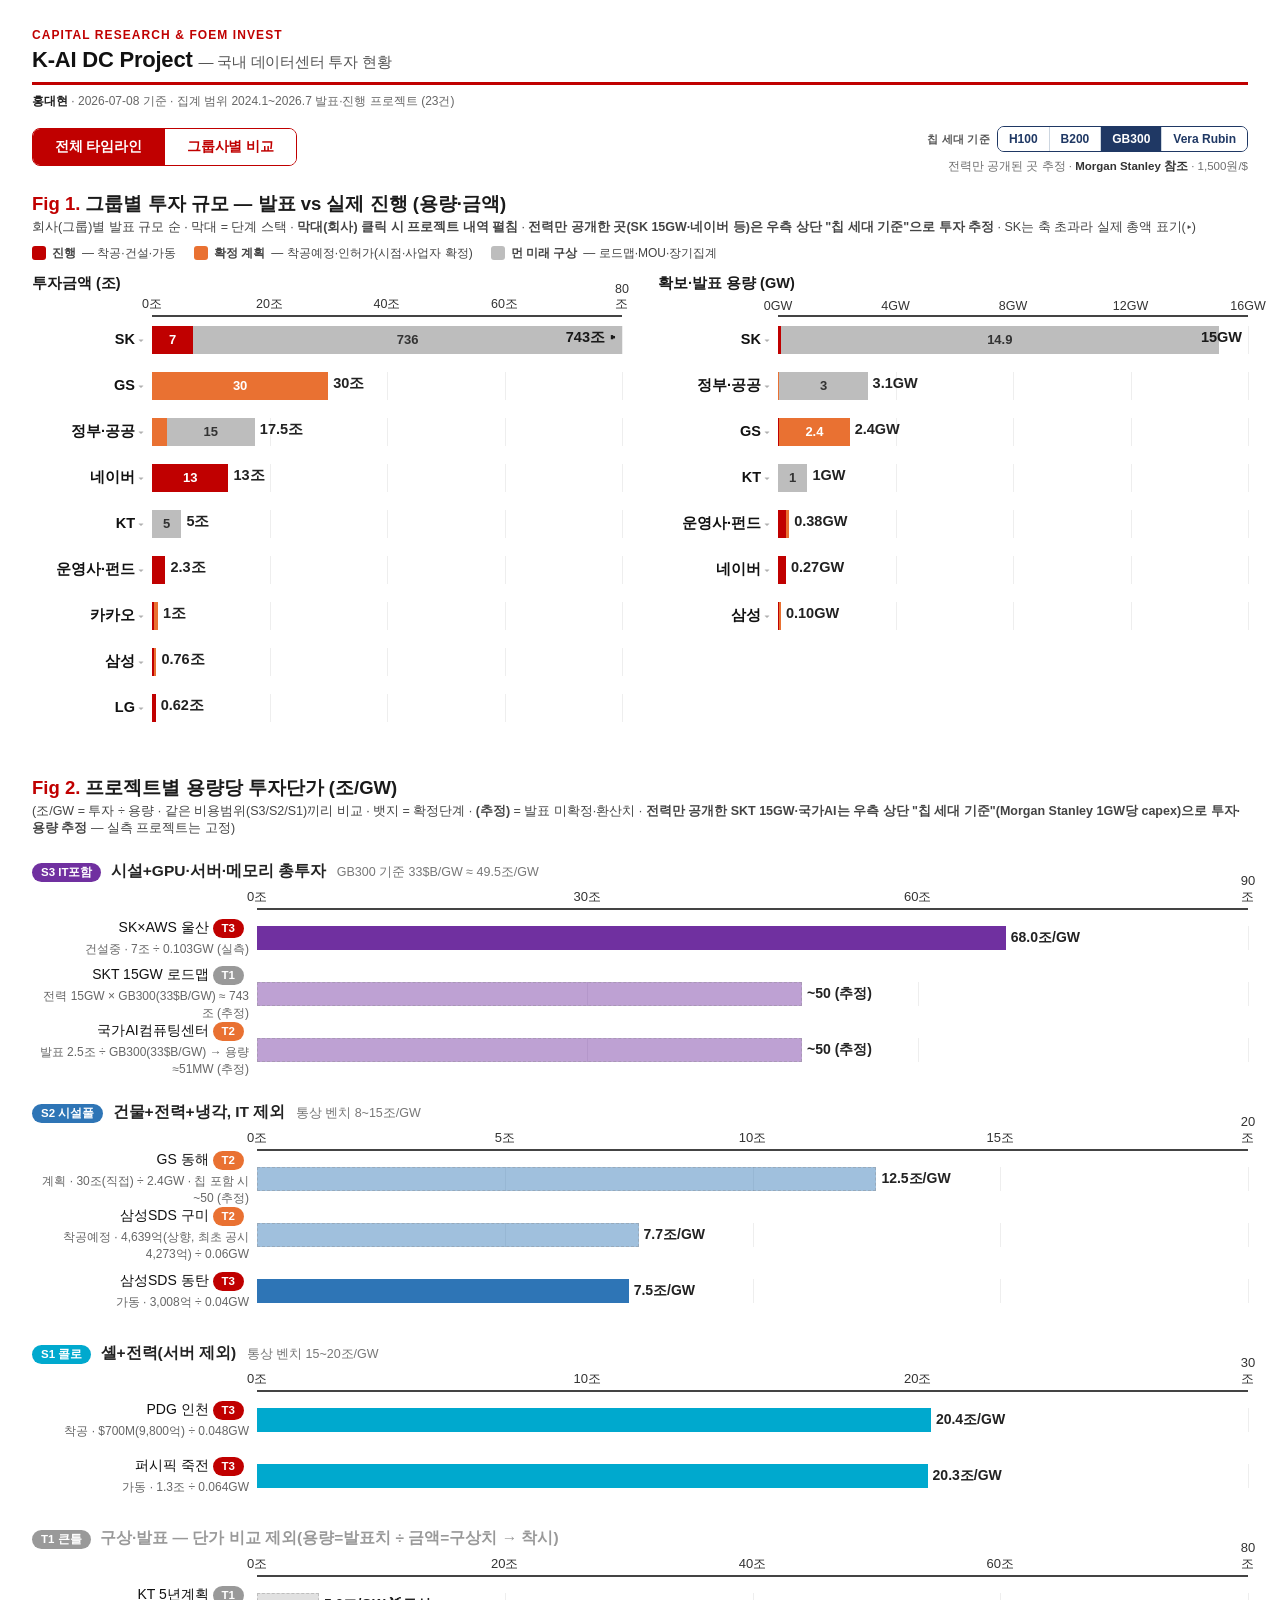
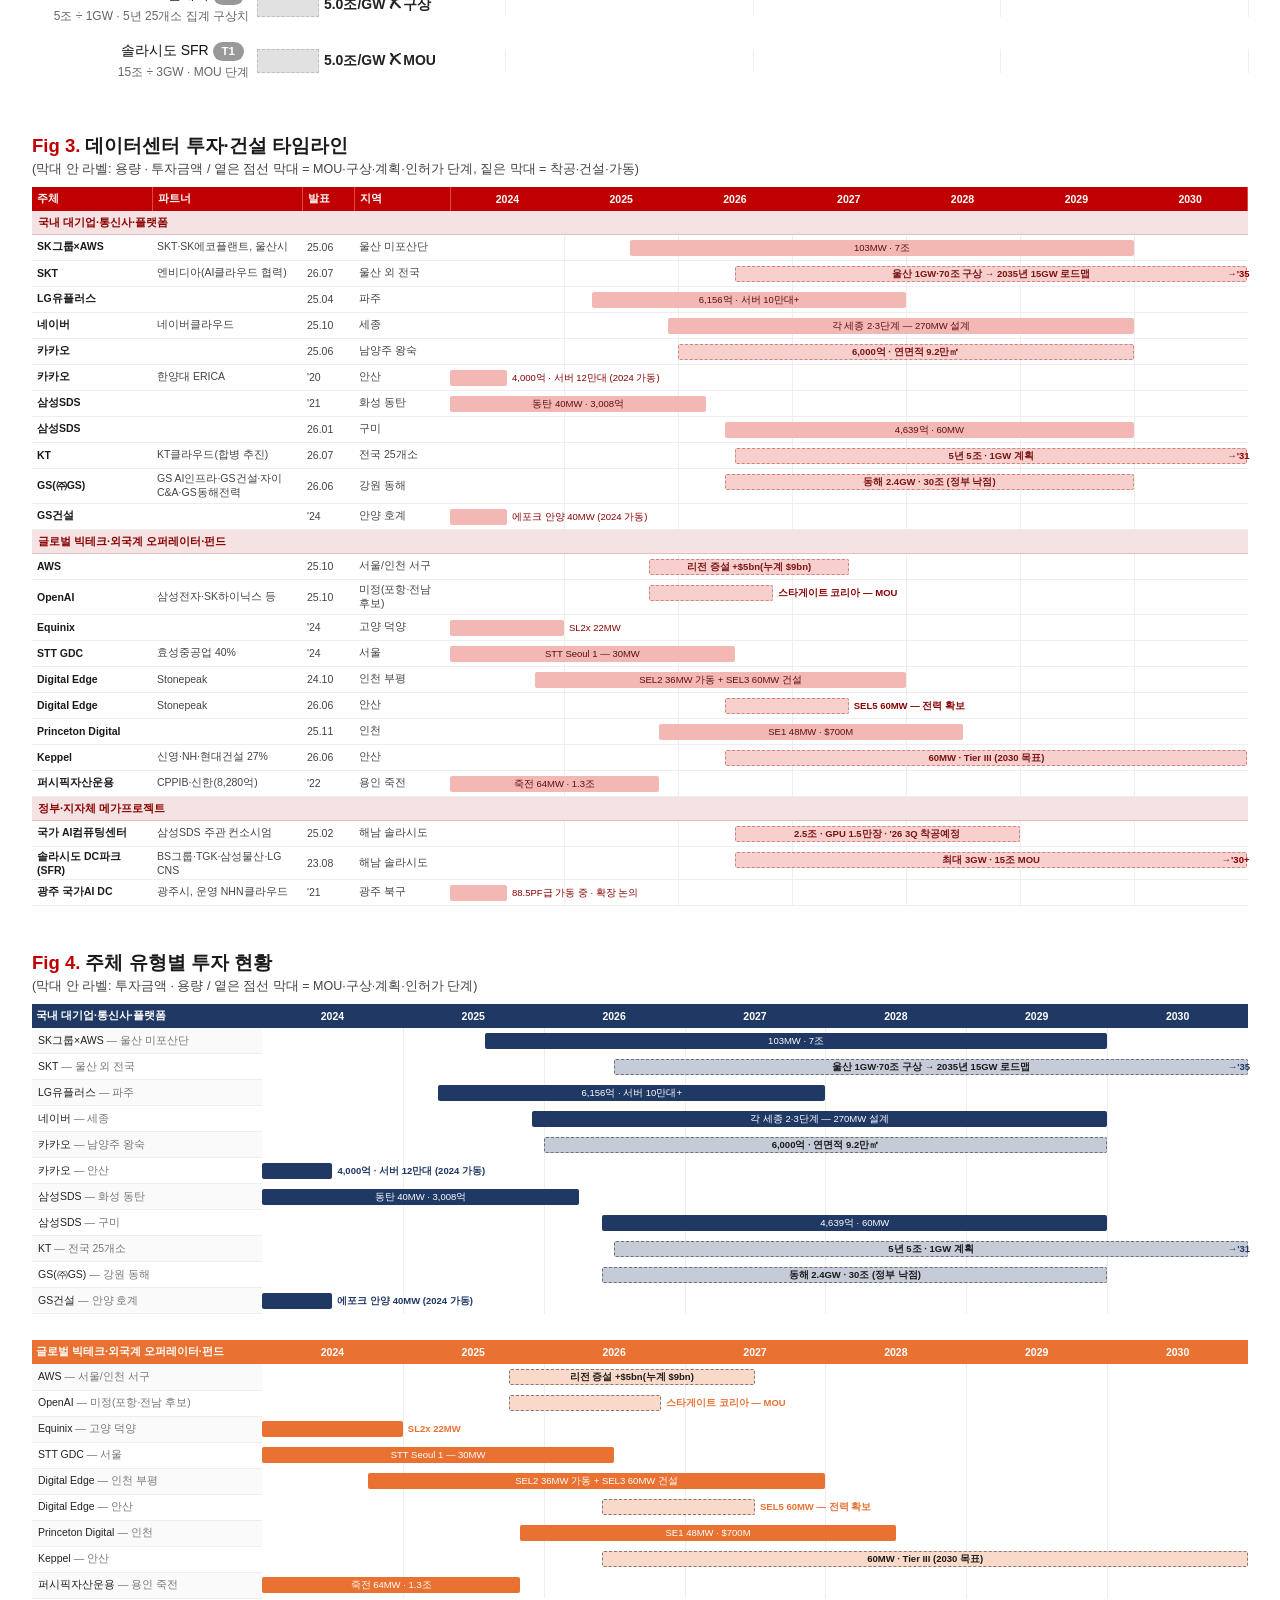
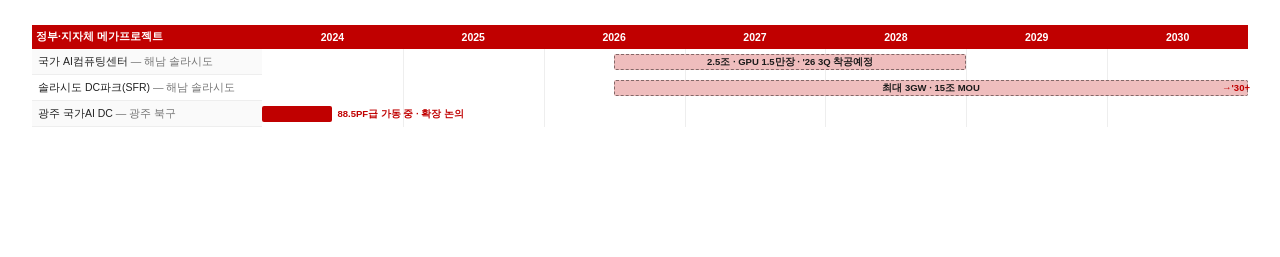
<file: k-ai-dc-project-ver2.html>
<!DOCTYPE html>
<html lang="ko">
<head>
<meta charset="UTF-8">
<meta name="viewport" content="width=device-width, initial-scale=1.0">
<link rel="icon" href="data:,">
<title>K-AI DC Project — 국내 데이터센터 투자</title>
<style>
/* ===== groups view styles ===== */

  * { margin:0; padding:0; box-sizing:border-box; }
  body {
    font-family:'Malgun Gothic','Apple SD Gothic Neo',sans-serif;
    background:#f7f7f8; color:#1a1a1a; font-size:13px;
    max-width:1320px; margin:0 auto; padding:28px 32px 60px;
  }
  .masthead { font-size:12px; font-weight:800; letter-spacing:.09em; color:#C00000; text-transform:uppercase; margin-bottom:5px; }
  h1 { font-size:22px; font-weight:800; letter-spacing:-.01em; padding-bottom:9px; border-bottom:3px solid #C00000; margin-bottom:8px; color:#111; }
  a { color:#2E75B6; text-decoration:none; }
  a:hover { text-decoration:underline; }
  .asof { color:#777; font-size:12px; margin-bottom:14px; }
  .asof .author { color:#222; font-weight:700; }
  .top-link { color:#C00000; font-weight:700; }
  .viewtabs { display:inline-flex; border:1.5px solid #C00000; border-radius:8px; overflow:hidden; margin:2px 0 20px; }
  .viewtabs a { padding:9px 22px; font-size:13.5px; font-weight:700; color:#C00000; background:#fff; text-decoration:none; letter-spacing:-.01em; }
  .viewtabs a:hover { background:#fbeceb; text-decoration:none; }
  .viewtabs a.active { background:#C00000; color:#fff; }
  .viewtabs a + a { border-left:1.5px solid #C00000; }
  .source { font-size:11px; color:#999; margin-top:12px; line-height:1.45; }
  .source a { color:#2E75B6; }
  .loading, .error {
    border:1px solid #ecd0cd; border-left:4px solid #C00000;
    padding:14px 18px; font-size:13px; line-height:1.6; background:#fff;
  }

  .tiles {
    display:grid; grid-template-columns:repeat(auto-fill,minmax(232px,1fr));
    gap:12px; margin-top:4px;
  }
  .tile {
    display:flex; flex-direction:column; border:1px solid #e6e6e8; border-radius:9px;
    background:#fff; color:#1a1a1a; overflow:hidden; transition:transform .12s, box-shadow .12s;
    box-shadow:0 1px 2px rgba(0,0,0,.04);
  }
  .tile:hover { text-decoration:none; transform:translateY(-2px); box-shadow:0 5px 15px rgba(0,0,0,.1); }
  .tile-bar { height:5px; }
  .tile-body { padding:14px 15px 13px; display:flex; flex-direction:column; flex:1; }
  .tile h2 { font-size:17px; font-weight:800; letter-spacing:-.01em; margin-bottom:5px; color:#111; }
  .tile .blurb { color:#777; font-size:11px; line-height:1.45; margin-bottom:13px; flex:1; }
  .tile-stats { display:grid; grid-template-columns:repeat(3,1fr); gap:6px; border-top:1px solid #eee; padding-top:11px; }
  .tstat .num { font-size:18px; font-weight:800; color:#111; line-height:1; letter-spacing:-.02em; }
  .tstat .num .u { font-size:10px; font-weight:700; color:#888; margin-left:1px; }
  .tstat .lbl { font-size:11px; color:#777; margin-top:5px; }
  .tstat .num .ann { display:block; font-size:12px; font-weight:600; color:#666; margin-top:4px; letter-spacing:0; }
  /* ===== 그룹 리스트(가로 직사각형 행) + 정렬 ===== */
  .gsortwrap { display:flex; align-items:center; gap:10px; flex-wrap:wrap; margin:14px 0 18px; }
  .gsortlbl { font-size:13.5px; color:#555; font-weight:700; }
  .gsortbar { display:flex; gap:7px; flex-wrap:wrap; }
  .gsort { font-size:13.5px; padding:7px 15px; border:1.5px solid #d0d0d0; border-radius:20px; background:#fff; color:#555; cursor:pointer; font-weight:600; }
  .gsort:hover { border-color:#C00000; color:#C00000; }
  .gsort.on { border-color:#C00000; background:#C00000; color:#fff; }
  .glist { display:flex; flex-direction:column; gap:4px; }
  .gitem { border:1px solid #e3e3e3; border-radius:7px; overflow:hidden; background:#fff; box-shadow:0 1px 2px rgba(0,0,0,.03); }
  .gitem.open { border-color:#c7c7c7; box-shadow:0 2px 8px rgba(0,0,0,.09); }
  .grow { display:flex; align-items:stretch; cursor:pointer; color:inherit; }
  .grow:hover { background:#fafafa; }
  .grow-bar { flex:0 0 5px; }
  .grow-name { flex:1 1 200px; padding:5px 14px; min-width:135px; display:flex; flex-direction:column; justify-content:center; }
  .grow-name b { font-size:14px; color:#111; }
  .grow-name .grow-blurb { font-size:10.5px; color:#999; line-height:1.25; }
  .grow-stat { flex:0 0 88px; padding:4px 9px; border-left:1px solid #eee; display:flex; flex-direction:column; justify-content:center; }
  .grow-stat.cnt { flex:0 0 58px; }
  .grow-stat .gl2 { font-size:9.5px; color:#999; margin-bottom:1px; font-weight:600; white-space:nowrap; }
  .grow-stat .gv { font-size:13px; font-weight:800; color:#111; white-space:nowrap; }
  .grow-stat .gv.dim { color:#9a9a9a; font-weight:700; }
  .grow-stat.active { background:#fff4f3; } .grow-stat.active .gl2 { color:#C00000; }
  .gtoggle { flex:0 0 24px; display:flex; align-items:center; justify-content:center; color:#bbb; font-size:12px; transition:.12s; }
  .gitem.open .gtoggle { color:#C00000; transform:rotate(180deg); }
  .gdetail { border-top:1px solid #eee; background:#fafbfc; }
  .prow { display:flex; flex-wrap:wrap; align-items:center; gap:2px 11px; padding:6px 14px 6px 24px; border-bottom:1px solid #eef0f2; font-size:12px; line-height:1.3; }
  .prow:last-child { border-bottom:none; }
  .prow .pn { font-weight:700; color:#111; }
  .prow .pjv { font-size:9.5px; font-weight:700; color:#8a0000; background:#f5e3e3; border-radius:3px; padding:0 5px; margin-right:3px; }
  .prow .pb { font-size:9.5px; font-weight:700; border-radius:3px; padding:1px 6px; border:1px solid transparent; }
  .prow .pf { color:#444; font-variant-numeric:tabular-nums; } .prow .pf b{color:#111;} .prow .pf .k{color:#a0a0a0;font-size:10.5px;margin-right:2px;}
  .prow .psrc { margin-left:auto; font-size:10.5px; color:#1a5fb4; white-space:nowrap; }
  @media (max-width:860px){ .grow { flex-wrap:wrap; } .grow-name { flex:1 1 100%; } .grow-stat { flex:1 1 22%; border-left:none; border-top:1px solid #eee; } .gtoggle{flex:1 1 100%;height:18px;} }

  .detail-head {
    border-left:6px solid #1F3864; background:#fff; border:1px solid #e6e6e8; border-radius:12px;
    padding:20px 24px; margin-bottom:20px; box-shadow:0 1px 2px rgba(0,0,0,.04);
  }
  .detail-title { display:flex; align-items:baseline; gap:14px; flex-wrap:wrap; }
  .detail-title h2 { font-size:28px; font-weight:800; letter-spacing:-.01em; }
  .detail-agg { color:#555; font-size:15px; font-weight:600; }
  .detail-agg b { color:#111; font-weight:800; }
  .back { display:inline-block; color:#C00000; font-weight:700; margin-bottom:14px; font-size:14px; }

  .project-list { display:flex; flex-direction:column; gap:16px; }
  .project-card {
    border:1px solid #e6e6e8; border-radius:12px; background:#fff; padding:20px 24px;
    box-shadow:0 1px 2px rgba(0,0,0,.04);
  }
  .project-top {
    display:flex; align-items:center; justify-content:space-between; gap:14px;
    border-bottom:1px solid #eee; padding-bottom:14px; margin-bottom:16px;
  }
  .project-name { font-size:18px; font-weight:800; line-height:1.3; letter-spacing:-.01em; }
  .badges { display:flex; align-items:center; gap:5px; flex-wrap:wrap; justify-content:flex-end; }
  .badge {
    display:inline-block; border-radius:3px; font-size:11px; font-weight:700;
    padding:3px 8px; border:1px solid transparent; white-space:nowrap; line-height:1.25;
  }
  .tag-jv { background:#f5e3e3; color:#8a0000; border-color:#e0c0c0; margin-right:5px; }
  .st-operating { background:#E2F0D9; color:#375623; border-color:#A9D18E; }
  .st-build { background:#D9EAF7; color:#1F4E79; border-color:#9DC3E6; }
  .st-tentative { background:#FBE3E2; color:#8a0000; border-color:#d98f8c; border-style:dashed; opacity:.82; }
  .st-other { background:#eee; color:#444; border-color:#ccc; }
  .v-confirmed { background:#E2F0D9; color:#375623; border-color:#A9D18E; }
  .v-partial { background:#FFF2CC; color:#7F6000; border-color:#FFD966; }
  .v-conflicting { background:#F4CCCC; color:#990000; border-color:#E06666; }
  .v-unverifiable { background:#E7E6E6; color:#666; border-color:#BFBFBF; }

  .project-grid { display:grid; grid-template-columns:minmax(280px,380px) 1fr; gap:26px; align-items:start; }
  .facts { display:grid; grid-template-columns:64px 1fr; gap:11px 14px; font-size:13.5px; line-height:1.45; }
  .facts .label { color:#888; font-weight:700; font-size:12px; padding-top:1px; }
  .facts .value { color:#1a1a1a; font-weight:600; }
  .facts .value.big { font-size:15px; font-weight:800; }
  .note-inline { color:#999; font-size:11px; font-weight:400; }

  .timeline-wrap { min-width:0; }
  .timeline-title { font-size:11px; font-weight:700; color:#999; margin-bottom:6px; text-transform:uppercase; letter-spacing:.04em; }
  .years { position:relative; height:15px; color:#aaa; font-size:10px; }
  .years span { position:absolute; top:0; text-align:left; transform:translateX(-1px); }
  .mini-track {
    position:relative; height:28px; border:1px solid #e6e6e6; background:#fbfbfb; overflow:hidden;
  }
  .grid-line { position:absolute; top:0; bottom:0; width:1px; background:#eee; }
  .mini-bar {
    position:absolute; top:8px; height:12px; border-radius:2px; background:#F3B7B4;
  }
  .mini-bar.tentative { background:#FBE3E2; outline:1.5px dashed #d98f8c; outline-offset:-1.5px; opacity:.78; }
  .dot {
    position:absolute; top:8px; width:9px; height:9px; border-radius:50%; transform:translateX(-50%);
    background:#C00000; border:1px solid #fff; box-shadow:0 0 0 1px rgba(0,0,0,.12);
  }
  .dot.start { background:#1F3864; top:17px; }
  .dot.end { background:#375623; top:17px; }
  .date-row { margin-top:5px; color:#555; font-size:10.5px; line-height:1.4; }

  .empty {
    border:1px solid #ddd; padding:14px; color:#666; background:#fafafa; font-size:12px;
  }

  @media (max-width:760px) {
    body { padding:22px 18px 46px; }
    .project-top { align-items:flex-start; flex-direction:column; }
    .badges { justify-content:flex-start; }
    .project-grid { grid-template-columns:1fr; gap:12px; }
  }

/* ===== report view styles (last so shared selectors like body/h1 win) ===== */

  * { margin:0; padding:0; box-sizing:border-box; }
  body {
    font-family:'Malgun Gothic','Apple SD Gothic Neo',sans-serif;
    background:#fff; color:#1a1a1a; font-size:13px;
    max-width:1280px; margin:0 auto; padding:28px 32px 60px; position:relative;
  }
  /* 칩 세대 기준 토글 (우측 상단) */
  .tabrow { display:flex; justify-content:space-between; align-items:flex-start; flex-wrap:wrap; gap:8px 20px; margin-bottom:16px; }
  .tabrow .viewtabs { margin-bottom:0; }
  .chipsel { text-align:right; }
  .chipsel .cslabel { font-size:11px; font-weight:800; color:#555; margin-right:7px; letter-spacing:.02em; vertical-align:middle; }
  .chipsel .csbtns { display:inline-flex; border:1.5px solid #1F3864; border-radius:7px; overflow:hidden; vertical-align:middle; }
  .chipsel .cg { padding:5px 11px; font-size:12px; font-weight:700; color:#1F3864; background:#fff; border:none; border-left:1px solid #cdd6e0; cursor:pointer; font-family:inherit; }
  .chipsel .cg:first-child { border-left:none; }
  .chipsel .cg.on { background:#1F3864; color:#fff; }
  .chipsel .cg:hover:not(.on) { background:#eef1f6; }
  .chipsel .csnote { display:block; font-size:11.5px; color:#6f6f6f; margin-top:6px; max-width:400px; margin-left:auto; line-height:1.45; }
  .chipsel .csnote b { color:#333; } .chipsel .csnote a { color:#1a5fb4; text-decoration:none; }
  @media (max-width:760px){ .chipsel { text-align:left; } .chipsel .csnote { margin-left:0; } }
  #printonly { display:none; }
  /* ===== 인쇄 / PDF (전체타임라인 Fig1~4 + 그룹사별, 그림별 페이지) ===== */
  @media print {
    @page { size: A4 landscape; margin: 10mm; }
    * { -webkit-print-color-adjust:exact !important; print-color-adjust:exact !important; }
    body { max-width:none; padding:0; font-size:11.5px; }
    .tabrow, .chipsel, .exp, .gtoggle, .gsortwrap { display:none !important; }
    #printonly { display:block !important; font-size:12px; font-weight:700; color:#1F3864; margin:2px 0 8px; }
    #view-report { display:flex !important; }
    #view-groups { display:block !important; }
    #figMatch { display:none !important; }
    .fig { break-inside:avoid; page-break-inside:avoid; margin-bottom:6px; }
    #fig5, #fig1, #fig2, #view-groups { break-before:page; page-break-before:always; }
    .gdetail { display:block !important; }
    .gitem { break-inside:avoid; page-break-inside:avoid; }
    .grow, .scalerow { cursor:default; }
    a { color:inherit !important; text-decoration:none; }
    h1, h2.sec, .fig-title { break-after:avoid; }
  }
  .viewtabs { display:inline-flex; border:1.5px solid #C00000; border-radius:8px; overflow:hidden; margin:2px 0 16px; }
  .viewtabs a { padding:9px 22px; font-size:13.5px; font-weight:700; color:#C00000; background:#fff; text-decoration:none; letter-spacing:-.01em; }
  .viewtabs a:hover { background:#fbeceb; text-decoration:none; }
  .viewtabs a.active { background:#C00000; color:#fff; }
  .viewtabs a + a { border-left:1.5px solid #C00000; }
  .masthead { font-size:12px; font-weight:800; letter-spacing:.09em; color:#C00000;
              text-transform:uppercase; margin-bottom:5px; }
  h1 { font-size:22px; font-weight:800; letter-spacing:-.01em; padding-bottom:9px;
       border-bottom:3px solid #C00000; margin-bottom:8px; }
  .asof { color:#666; font-size:12px; margin-bottom:16px; }
  .asof .author { color:#222; font-weight:700; }
  .summary { font-size:13px; line-height:1.62; color:#333; margin-bottom:28px; max-width:1120px; }
  .summary p { margin-bottom:11px; }
  .summary b { color:#C00000; }
  .figguide { list-style:none; display:flex; flex-direction:column; gap:5px;
              padding:11px 15px; background:#faf3f3; border-left:3px solid #C00000; border-radius:0 6px 6px 0; }
  .figguide li { font-size:12.5px; color:#333; line-height:1.4; }
  .figguide b { color:#8a0000; margin-right:5px; }

  .fig { margin-bottom:44px; }
  .fig-title { font-size:18.5px; font-weight:700; margin-bottom:3px; }
  .fig-title .figno { color:#C00000; }
  .unit-note { font-size:12.5px; color:#444; margin-bottom:9px; }
  .source { font-size:10.5px; color:#888; margin-top:6px; }
  .fnote { font-size:10.5px; color:#666; line-height:1.5; margin-top:4px; }

  /* ============ master gantt table (Fig 1) ============ */
  table.gantt { border-collapse:collapse; width:100%; table-layout:fixed; }
  table.gantt th, table.gantt td { font-size:10.5px; padding:3px 5px; vertical-align:middle; }
  table.gantt thead th {
    background:#C00000; color:#fff; font-weight:700; text-align:left;
    border-right:1px solid #d94a4a; padding:5px 5px;
  }
  table.gantt thead th.yr { text-align:center; }
  table.gantt td { border-bottom:1px solid #eee; }
  table.gantt tr.band td {
    background:#f5e3e3; color:#8a0000; font-weight:700; font-size:11px; padding:4px 6px;
    border-bottom:1px solid #e0c0c0;
  }
  td.c-op { font-weight:700; }
  td.c-pt, td.c-an, td.c-lo { color:#444; }
  td.c-an { white-space:nowrap; }
  td.timeline { position:relative; padding:0 !important; height:26px; }
  .lane { position:absolute; inset:0; }
  .grid-line { position:absolute; top:0; bottom:0; width:1px; background:#eee; }
  .bar {
    position:absolute; top:5px; height:16px; background:#F3B7B4; border-radius:2px;
    font-size:9.5px; color:#5a1010; text-align:center; line-height:16px;
    white-space:nowrap; overflow:visible;
  }
  .bar.tentative { background:#F7CFCC; outline:1.5px dashed #cf8480; outline-offset:-1.5px; color:#7a1414; font-weight:600; }
  .bar .lbl-out { position:absolute; left:calc(100% + 5px); top:0; color:#8a0000; }
  .bar .tail { position:absolute; right:-2px; top:0; font-weight:700; color:#8a0000; }

  /* ============ company panels (Fig 2) ============ */
  .panel { margin-bottom:26px; }
  table.ptab { border-collapse:collapse; width:100%; table-layout:fixed; }
  table.ptab th, table.ptab td { font-size:10.5px; padding:3px 6px; }
  table.ptab thead th { color:#fff; font-weight:700; text-align:center; padding:5px 4px; }
  table.ptab thead th:first-child { text-align:left; }
  table.ptab td.rowlabel { border-bottom:1px solid #eee; color:#222; line-height:1.3; }
  table.ptab td.rowlabel .loc { color:#777; }
  table.ptab tbody tr:nth-child(odd) td.rowlabel { background:#fafafa; }
  .pbar { position:absolute; top:5px; height:16px; border-radius:2px; font-size:9.5px; color:#fff;
          text-align:center; line-height:16px; white-space:nowrap; }
  .pbar.tentative { background-image:linear-gradient(rgba(255,255,255,.74),rgba(255,255,255,.74));
    outline:1.5px dashed rgba(0,0,0,.45); outline-offset:-1.5px; color:#1a1a1a; font-weight:700; }
  .pbar .lbl-out { position:absolute; left:calc(100% + 5px); top:0; font-weight:600; }
  .pbar .tail { position:absolute; right:-2px; top:0; font-weight:700; }

  /* ============ horizontal compare bars (Fig 3) ============ */
  .h2col { display:flex; gap:36px; flex-wrap:wrap; }
  .hpanel { flex:1 1 480px; min-width:460px; }
  .hpanel h3 { font-size:16px; font-weight:700; margin-bottom:2px; }
  .hpanel .unit-note { margin-bottom:6px; }
  .hchart { position:relative; }
  .hax { position:relative; height:20px; border-bottom:2px solid #444; margin-left:150px; }
  .hax .tick { position:absolute; bottom:2px; transform:translateX(-50%); font-size:12px; color:#333; }
  .hrow { display:flex; align-items:center; height:40px; }
  .hname { width:150px; font-size:13px; text-align:right; padding-right:8px; color:#222; line-height:1.25; }
  .hname .sub { display:block; font-size:12px; color:#555; font-weight:500; margin-top:3px; }
  .htrack { position:relative; flex:1; height:22px; }
  .htrack .grid-line { background:#eee; }
  .hseg { position:absolute; top:0; height:22px; font-size:11px; color:#fff; text-align:center; line-height:22px; white-space:nowrap; overflow:hidden; }
  .hseg.tentative { opacity:.45; outline:1.5px dashed rgba(0,0,0,.4); outline-offset:-1.5px; }
  .hend { position:absolute; top:0; margin-left:5px; line-height:22px; font-size:12px; color:#222; font-weight:700; white-space:nowrap; }
  .hend.inside { margin-left:0; color:#fff; }

  .caveat {
    background:#fdf6f5; border:1px solid #ecd0cd; border-left:4px solid #C00000;
    padding:12px 16px; font-size:12px; line-height:1.65; margin-bottom:40px; max-width:1100px;
  }
  .caveat b { color:#8a0000; }
  .srcs { font-size:11px; color:#555; line-height:1.8; }
  .srcs a { color:#2E75B6; text-decoration:none; }
  h2.sec { font-size:15px; font-weight:700; border-bottom:2px solid #ddd; padding-bottom:4px; margin:36px 0 12px; }

  /* ===== framework / method box + Fig5 ===== */
  .method { background:#f4f8fb; border:1px solid #cfe0ee; border-left:4px solid #2E75B6; border-radius:4px; padding:14px 18px; margin-bottom:34px; max-width:1120px; font-size:12px; line-height:1.6; }
  .method-title { font-weight:700; font-size:14px; color:#1f4e79; margin-bottom:8px; }
  .method-grid { display:flex; gap:26px; flex-wrap:wrap; margin:10px 0; }
  .method-col { flex:1; min-width:300px; }
  .mh { font-weight:700; color:#333; margin-bottom:6px; font-size:12px; border-bottom:1px solid #dde; padding-bottom:3px; }
  .mrow { margin:5px 0; color:#444; }
  .method-rule { margin-top:8px; padding-top:8px; border-top:1px dashed #cfe0ee; }
  .tier, .scope { display:inline-block; font-size:11.5px; font-weight:700; padding:2px 9px; border-radius:10px; color:#fff; margin-right:5px; white-space:nowrap; }
  .tier.t3 { background:#C00000; } .tier.t2 { background:#E97132; } .tier.t1 { background:#999; }
  .scope.s3 { background:#7030A0; } .scope.s2 { background:#2E75B6; } .scope.s1 { background:#00A9CE; }
  .scope-cap { font-size:15.5px; font-weight:700; color:#222; margin:24px 0 8px; }
  .scope-cap .bench { font-weight:400; color:#777; font-size:12.5px; margin-left:6px; }
  /* Fig5 readability: 넓은 라벨칸 + 큰 글씨 + 넉넉한 행높이 */
  #fig5 .hname { width:225px; font-size:14px; line-height:1.3; color:#111; }
  #fig5 .hax { margin-left:225px; }
  #fig5 .hax .tick { font-size:13px; color:#333; }
  #fig5 .hrow { height:56px; }
  #fig5 .hname .sub { font-size:12px; line-height:1.4; margin-top:3px; color:#666; }
  #fig5 .hend { font-size:14px; font-weight:700; }
  #fig5 .htrack { height:24px; }
  #fig5 .hseg { height:24px; line-height:24px; font-size:12px; }

  /* ===== 2026-07-09 재구조화: figure 순서 (규모→단가→타임라인→유형별) ===== */
  #view-report { display:flex; flex-direction:column; }
  #figScale { order:1; } #figMatch { display:none; } #fig5 { order:2; } #fig1 { order:3; } #fig2 { order:4; }
  #fig3, #fig4 { display:none; }
  .scalelegend { display:flex; flex-wrap:wrap; gap:8px 18px; font-size:12px; color:#444; margin:6px 0 12px; }
  .scalelegend span { display:inline-flex; align-items:center; gap:6px; }
  .scalelegend .sw { width:14px; height:14px; border-radius:3px; display:inline-block; }
  .scalerow { cursor:pointer; border-radius:5px; }
  .scalerow:hover { background:#faf6f6; }
  .scalerow .hend.inside { color:#1a1a1a; }
  .scaledetail { margin:-2px 0 12px 122px; padding:3px 0 5px; border-left:2px solid #eee; }
  .pdetail { font-size:12.5px; color:#3a3a3a; padding:4px 0 4px 11px; }
  .pdetail b { color:#111; font-variant-numeric:tabular-nums; }
  .stagechip { display:inline-block; font-size:10.5px; font-weight:700; color:#fff; border-radius:8px; padding:1px 8px; margin-right:6px; vertical-align:middle; }
  /* Fig1 가독성 강화 */
  #figScale .hpanel h3 { font-size:14.5px; margin-bottom:4px; }
  #figScale .hax { margin-left:120px; }
  #figScale .hax .tick { font-size:12.5px; color:#333; }
  #figScale .hname { width:120px; font-size:14.5px; font-weight:800; color:#111; line-height:1.2; }
  #figScale .hname .exp { color:#b0b0b0; font-size:12px; font-weight:400; margin-left:3px; }
  #figScale .hrow { height:46px; }
  #figScale .htrack { height:28px; }
  #figScale .hseg { height:28px; line-height:28px; font-size:13px; font-weight:800; }
  #figScale .hend { font-size:14.5px; font-weight:800; }
  /* 정합성 분류표 */
  .mtypes { display:flex; flex-wrap:wrap; gap:7px 20px; font-size:12px; color:#555; margin:8px 0 6px; }
  .mtypes > span { display:inline-flex; align-items:center; gap:6px; }
  .mt { display:inline-block; font-size:11.5px; font-weight:800; padding:2px 9px; border-radius:10px; color:#fff; white-space:nowrap; }
  .mt-ok{background:#1f8a4c;} .mt-mis{background:#C55A11;} .mt-con{background:#7a6ea8;} .mt-part{background:#9a9aa0;}
  .mtab { border-collapse:collapse; width:100%; max-width:1160px; margin:8px 0 4px; table-layout:fixed; }
  .mtab th,.mtab td { font-size:12.5px; padding:8px 9px; border-bottom:1px solid #ececec; text-align:left; vertical-align:middle; word-break:keep-all; }
  .mtab thead th { background:#1F3864; color:#fff; font-weight:700; }
  .mtab tbody tr:hover td { background:#fafafa; }
  .mtab .co { font-weight:800; white-space:nowrap; }
  .mtab .co .dot { display:inline-block; width:9px; height:9px; border-radius:2px; margin-right:6px; vertical-align:middle; }
  .mtab small { color:#8a8a8a; font-size:11px; }
  .mtab .miss { color:#c0c0c0; }
  .mtab .vd { font-weight:700; } .mtab .vd b { color:#8a0000; }
</style>
</head>
<body>
<div class="masthead">Capital Research &amp; FOEM Invest</div>
<h1>K-AI DC Project <span style="font-weight:400;font-size:15px;color:#555;">— 국내 데이터센터 투자 현황</span></h1>
<div class="asof"><span class="author">홍대현</span> · 2026-07-08 기준 · 집계 범위 2024.1~2026.7 발표·진행 프로젝트 (23건)</div>
<div id="printonly">칩 세대 기준: GB300 · Morgan Stanley 1GW당 capex · 환율 1,500원/$</div>
<div class="tabrow">
  <div class="viewtabs">
    <a class="active" data-view="report" href="#">전체 타임라인</a>
    <a data-view="groups" href="#">그룹사별 비교</a>
  </div>
  <div class="chipsel">
    <span class="cslabel">칩 세대 기준</span><span class="csbtns">
      <button class="cg" onclick="setChip('H100',this)">H100</button><button class="cg" onclick="setChip('B200',this)">B200</button><button class="cg on" onclick="setChip('GB300',this)">GB300</button><button class="cg" onclick="setChip('Vera Rubin',this)">Vera Rubin</button></span>
    <span class="csnote">전력만 공개된 곳 추정 · <b>Morgan Stanley 참조</b> · 1,500원/$</span>
  </div>
</div>

<div id="view-report">

<!-- ================= Fig 1 (규모 × 단계, 신설) ================= -->
<div class="fig" id="figScale">
  <div class="fig-title"><span class="figno">Fig 1.</span> 그룹별 투자 규모 — 발표 vs 실제 진행 (용량·금액)</div>
  <div class="unit-note">회사(그룹)별 발표 규모 순 · 막대 = 단계 스택 · <b>막대(회사) 클릭 시 프로젝트 내역 펼침</b> · <b>전력만 공개한 곳(SK 15GW·네이버 등)은 우측 상단 "칩 세대 기준"으로 투자 추정</b> · SK는 축 초과라 실제 총액 표기(▸)</div>
  <div class="scalelegend">
    <span><span class="sw" style="background:#C00000"></span><b>진행</b> — 착공·건설·가동</span>
    <span><span class="sw" style="background:#E97132"></span><b>확정 계획</b> — 착공예정·인허가(시점·사업자 확정)</span>
    <span><span class="sw" style="background:#bdbdbd"></span><b>먼 미래 구상</b> — 로드맵·MOU·장기집계</span>
  </div>
  <div class="h2col">
    <div class="hpanel"><h3>투자금액 (조)</h3><div class="hchart" id="figScaleInv"></div></div>
    <div class="hpanel"><h3>확보·발표 용량 (GW)</h3><div class="hchart" id="figScaleCap"></div></div>
  </div>
</div>

<!-- ================= 회사별 정합성 분류 (Fig1↔Fig2 브리지) ================= -->
<div class="fig" id="figMatch">
  <div class="fig-title">◆ 회사별 발표 정합성 — 이 숫자, <b style="color:#C00000">조/GW로 믿어도 되나</b></div>
  <div class="unit-note">발표한 <b>금액</b>과 <b>용량</b>이 <b>같은 사업·같은 범위</b>로 대응하는지에 따라 조/GW 신뢰도가 갈린다. 네 가지로 분류.</div>
  <div class="mtypes">
    <span><span class="mt mt-ok">✅ 정합</span> 금액·용량 같은 사업 → 유효</span>
    <span><span class="mt mt-mis">⚠ 범위 불일치</span> 용량=로드맵·금액=일부 → 착시</span>
    <span><span class="mt mt-con">🔶 구상</span> 둘 다 MOU·집계 초기치 → 참고만</span>
    <span><span class="mt mt-part">➖ 한쪽만</span> 용량/금액 한쪽 미공개 → 산출 불가</span>
  </div>
  <table class="mtab">
    <colgroup><col style="width:118px"><col style="width:170px"><col style="width:180px"><col style="width:132px"><col></colgroup>
    <thead><tr><th>회사</th><th>발표 용량</th><th>발표 금액</th><th>정합 유형</th><th>조/GW 결론</th></tr></thead>
    <tbody>
      <tr><td class="co"><span class="dot" style="background:#00A9CE"></span>GS</td><td>2.4GW <small>(계획)</small></td><td>30조 <small>(같은 사업)</small></td><td><span class="mt mt-ok">✅ 정합</span></td><td class="vd"><b>12.5</b> 유효 <small>(칩까지 ~50)</small></td></tr>
      <tr><td class="co"><span class="dot" style="background:#1428A0"></span>삼성</td><td>40·60MW</td><td>0.30·0.46조 <small>(각 대응)</small></td><td><span class="mt mt-ok">✅ 정합</span></td><td class="vd"><b>7.5·7.7</b> 유효</td></tr>
      <tr><td class="co"><span class="dot" style="background:#E97132"></span>운영사·펀드</td><td>48·64MW 등</td><td>0.98·1.3조 <small>(각 대응)</small></td><td><span class="mt mt-ok">✅ 정합</span></td><td class="vd"><b>~20</b> 유효 <small>(콜로)</small></td></tr>
      <tr><td class="co"><span class="dot" style="background:#EA002C"></span>SK</td><td>15GW <small>(로드맵)</small></td><td><b>~1,000조</b> <small>(15GW 전체·2035)</small></td><td><span class="mt mt-con">🔶 구상 (S3 칩)</span></td><td class="vd"><b>~67</b> <small>(1,000÷15 = 울산 68과 동일 수준, 2035 구상)</small></td></tr>
      <tr><td class="co"><span class="dot" style="background:#1F3864"></span>정부 국가AI</td><td><b>MW 미공개</b> <small>(비공식 40~120)</small></td><td>2.5조 <small>(코어)</small></td><td><span class="mt mt-part">➖ 칩만·MW미공개</span></td><td class="vd"><b>21~100</b> <small>산출 불확실 (210MW는 삼성 17조 별건)</small></td></tr>
      <tr><td class="co"><span class="dot" style="background:#1F3864"></span>정부 솔라시도</td><td>3GW <small>(MOU)</small></td><td>15조 <small>(MOU)</small></td><td><span class="mt mt-con">🔶 구상</span></td><td class="vd"><b>5.0</b> 미성숙 <small>(착공 시 상향)</small></td></tr>
      <tr><td class="co"><span class="dot" style="background:#2B3990"></span>KT</td><td>1GW <small>(5년집계)</small></td><td>5조 <small>(5년집계)</small></td><td><span class="mt mt-con">🔶 구상</span></td><td class="vd"><b>5.0</b> 미성숙</td></tr>
      <tr><td class="co"><span class="dot" style="background:#03C75A"></span>네이버</td><td>270MW ✓</td><td class="miss">미공개</td><td><span class="mt mt-part">➖ 용량만</span></td><td class="vd">산출 불가</td></tr>
      <tr><td class="co"><span class="dot" style="background:#F7B500"></span>카카오</td><td class="miss">미공개</td><td>1.0조 ✓</td><td><span class="mt mt-part">➖ 금액만</span></td><td class="vd">산출 불가</td></tr>
      <tr><td class="co"><span class="dot" style="background:#A50034"></span>LG</td><td class="miss">미공개</td><td>0.62조 ✓</td><td><span class="mt mt-part">➖ 금액만</span></td><td class="vd">산출 불가</td></tr>
    </tbody>
  </table>
</div>

<!-- ================= (구 Fig1 → 현 Fig3) 타임라인 ================= -->
<div class="fig" id="fig1">
  <div class="fig-title"><span class="figno">Fig 3.</span> 데이터센터 투자·건설 타임라인</div>
  <div class="unit-note">(막대 안 라벨: 용량 · 투자금액 / 옅은 점선 막대 = MOU·구상·계획·인허가 단계, 짙은 막대 = 착공·건설·가동)</div>
  <table class="gantt" id="ganttTable">
    <colgroup>
      <col style="width:120px"><col style="width:150px"><col style="width:52px"><col style="width:96px">
      <col>
    </colgroup>
    <thead>
      <tr>
        <th>주체</th><th>파트너</th><th>발표</th><th>지역</th>
        <th class="yr" id="yrHead"></th>
      </tr>
    </thead>
    <tbody id="ganttBody"></tbody>
  </table>
</div>

<!-- ================= Fig 2 ================= -->
<div class="fig" id="fig2">
  <div class="fig-title"><span class="figno">Fig 4.</span> 주체 유형별 투자 현황</div>
  <div class="unit-note">(막대 안 라벨: 투자금액 · 용량 / 옅은 점선 막대 = MOU·구상·계획·인허가 단계)</div>
  <div id="panels"></div>
</div>

<!-- ================= Fig 3 ================= -->
<div class="fig" id="fig3">
  <div class="fig-title"><span class="figno">Fig 3:</span> 프로젝트별 공표 투자금액 · 확보 용량 비교</div>
  <div class="h2col">
    <div class="hpanel">
      <h3>공표 투자금액 (2026-07 기준)</h3>
      <div class="unit-note">(조원 / 옅은 막대 = 구상·계획 단계 금액)</div>
      <div class="hchart" id="hAmount"></div>
    </div>
    <div class="hpanel">
      <h3>확보·건설 중 용량 (설계 기준)</h3>
      <div class="unit-note">(MW / 옅은 막대 = 인허가·계획 단계)</div>
      <div class="hchart" id="hCapacity"></div>
    </div>
  </div>
</div>

<!-- ================= Fig 4 ================= -->
<div class="fig" id="fig4">
  <div class="fig-title"><span class="figno">Fig 4:</span> 그룹별 <b>발표 규모 vs 실제 진행</b> — "말"과 "실제"의 격차</div>
  <div class="unit-note" style="margin-bottom:10px;">진한 막대 = <b style="color:#C00000;">실제 진행</b>(착공·건설·가동) / 옅은 막대 = 발표·계획(구상·MOU·인허가·로드맵). 막대 전체 길이 = 발표 규모. 예: SK는 15GW를 발표했지만 실제 착공·건설된 것은 0.10GW(울산 103MW)뿐.</div>
  <div class="h2col">
    <div class="hpanel">
      <h3>그룹별 규모 (GW)</h3>
      <div class="unit-note">(GW / 이름 아래: 발표·진행 수치)</div>
      <div class="hchart" id="hGroupCap"></div>
    </div>
    <div class="hpanel">
      <h3>그룹별 투자금액 (조원)</h3>
      <div class="unit-note">(조원 / 이름 아래: 발표·진행 수치)</div>
      <div class="hchart" id="hGroupAmount"></div>
    </div>
  </div>
</div>

<!-- ================= Fig 5 ================= -->
<div class="fig" id="fig5">
  <div class="fig-title"><span class="figno">Fig 2.</span> 프로젝트별 용량당 투자단가 (조/GW)</div>
  <div class="unit-note">(조/GW = 투자 ÷ 용량 · 같은 비용범위(S3/S2/S1)끼리 비교 · 뱃지 = 확정단계 · <b>(추정)</b> = 발표 미확정·환산치 · <b>전력만 공개한 SKT 15GW·국가AI는 우측 상단 "칩 세대 기준"(Morgan Stanley 1GW당 capex)으로 투자·용량 추정</b> — 실측 프로젝트는 고정)</div>
  <div class="scope-cap"><span class="scope s3">S3 IT포함</span> 시설+GPU·서버·메모리 총투자 <span class="bench" id="s3bench">GB300 기준 33$B/GW ≈ 49.5조/GW</span></div>
  <div class="hchart" id="gwS3"></div>
  <div class="scope-cap"><span class="scope s2">S2 시설풀</span> 건물+전력+냉각, IT 제외 <span class="bench">통상 벤치 8~15조/GW</span></div>
  <div class="hchart" id="gwS2"></div>
  <div class="scope-cap"><span class="scope s1">S1 콜로</span> 셸+전력(서버 제외) <span class="bench">통상 벤치 15~20조/GW</span></div>
  <div class="hchart" id="gwS1"></div>
  <div class="scope-cap" style="color:#999;"><span class="tier t1">T1 큰틀</span> 구상·발표 — <b>단가 비교 제외</b>(용량=발표치 ÷ 금액=구상치 → 착시)</div>
  <div class="hchart" id="gwT1"></div>
</div>
</div>
<div id="view-groups" style="display:none"><div id="groups-app"></div></div>

<script>
let DATA = {
  "as_of": "2026-07-08",
  "note": "Codex 조사(01~04 JSON) + Claude 직접 교차검증 병합본. verified=true 항목은 Claude가 원출처 기사로 재확인. 금액 단위: 억원.",
  "categories": {
    "corp": "국내 대기업·통신사·플랫폼",
    "global": "글로벌 빅테크·외국계 오퍼레이터/펀드",
    "gov": "정부·지자체 메가프로젝트"
  },
  "projects": [
    {
      "id": "sk-aws-ulsan",
      "category": "corp",
      "company": "SK그룹×AWS",
      "partners": "SKT·SK브로드밴드·SK에코플랜트, 울산시",
      "project": "울산 AI 데이터센터",
      "location": "울산 미포국가산단",
      "capacity_mw": 103,
      "capacity_note": "1단계 41MW 2027-11, 완전 103MW 2029-02; 이후 1GW급 확장 구상(2025-11)",
      "investment_krw_bil": 70000,
      "investment_note": "약 7조원(과기정통부 인용, 약 $5.1bn)",
      "announced": "2025-06",
      "construction_start": "2025-08",
      "target_operation": "2029",
      "type": "JV·외자유치",
      "status": "건설중",
      "confidence": "high",
      "verified": true,
      "sources": [
        {
          "media": "DCD",
          "date": "2025-09-01",
          "url": "https://www.datacenterdynamics.com/en/news/sk-group-and-aws-break-ground-for-data-center-in-ulsan-korea/"
        },
        {
          "media": "DCD",
          "date": "2025-11-05",
          "url": "https://www.datacenterdynamics.com/en/news/sk-telecom-plans-tenfold-expansion-for-data-center-in-ulsan-south-korea-plans-to-build-facility-in-vietnam/"
        }
      ],
      "verify_status": "confirmed",
      "verify_action": "keep",
      "verify_note": "DCD가 2025-08-29 착공식, 41MW 2027-11, 전체 103MW 2029-02, 과기정통부 확인 7조원 투자를 보도.",
      "verify_source": {
        "media": "DCD",
        "date": "2025-09-01",
        "url": "https://www.datacenterdynamics.com/en/news/sk-group-and-aws-break-ground-for-data-center-in-ulsan-korea/"
      },
      "primary_group": "SK",
      "also_in": [
        "AWS"
      ]
    },
    {
      "id": "skt-15gw-roadmap",
      "category": "corp",
      "company": "SKT",
      "partners": "엔비디아(기가와트급 AI 클라우드 협력)",
      "project": "AI 인프라 로드맵 (2035년 15GW 발표)",
      "location": "울산 외 전국",
      "capacity_mw": 14900,
      "capacity_note": "2035년까지 총 15GW 로드맵(SKT '아시아 AI 허브'). 울산 1호(0.1GW)는 별도 진행 레코드라 여기선 울산 외 잔여 14.9GW로 계상(합산 시 SK 발표 15.0GW). 15GW는 구상 단계.",
      "investment_krw_bil": 9930000,
      "investment_note": "15GW 총투자 약 1,000조원(SK그룹 차원, 2026-06~07 발표; 한경·헤럴드·전자신문). 단 1,000조는 SK 조달목표·업계율(1GW≈70조)×15GW 산술치(공식 공시는 금액 TBD). 1,000조÷15GW≈67조/GW로 울산 68과 부합. 울산(7조·별도 레코드)과 이중계상 피하려 여기선 993조로 계상 → 합산 시 SK 발표 ~1,000조. 2029년까지 5GW 단계.",
      "announced": "2026-07",
      "construction_start": null,
      "target_operation": "2035",
      "type": "구상·파트너십",
      "status": "구상",
      "confidence": "medium",
      "verified": false,
      "sources": [
        {
          "media": "아시아경제",
          "date": "2026-07-05",
          "url": "https://www.asiae.co.kr/article/2026070509003112853"
        },
        {
          "media": "DCD",
          "date": "2026-06-09",
          "url": "https://www.datacenterdynamics.com/en/news/sk-telecom-plots-gigawatt-scale-ai-cloud-in-south-korea-with-nvidia/"
        }
      ],
      "verify_status": "partial",
      "verify_action": "downgrade-confidence",
      "verify_note": "DCD는 SKT-Nvidia 기가와트급 AI 클라우드와 첫 구축분 2027년 가동 목표, 울산 103MW의 1GW 확장 발표를 확인. 원본의 15GW/2035 로드맵은 이번 검색 내 독립 본문 확인 불가.",
      "verify_source": {
        "media": "DCD",
        "date": "2026-06-09",
        "url": "https://www.datacenterdynamics.com/en/news/sk-telecom-plots-gigawatt-scale-ai-cloud-in-south-korea-with-nvidia/"
      },
      "primary_group": "SK",
      "also_in": []
    },
    {
      "id": "lgu-paju",
      "category": "corp",
      "company": "LG유플러스",
      "partners": "",
      "project": "파주 AI 데이터센터(AIDC)",
      "location": "경기 파주",
      "capacity_mw": null,
      "capacity_note": "서버 10만대+ 하이퍼스케일, 연면적 46,013㎡ (통신사 최대)",
      "investment_krw_bil": 6156,
      "investment_note": "6,156억(2025-04 공시) + 부지매입 1,053억 별도",
      "announced": "2025-04",
      "construction_start": "2025",
      "target_operation": "2027",
      "type": "자체투자",
      "status": "건설중",
      "confidence": "medium",
      "verified": true,
      "sources": [
        {
          "media": "전자신문",
          "date": "2025-04-29",
          "url": "https://www.etnews.com/20250429000453"
        },
        {
          "media": "이코노믹데일리",
          "date": "2025-01-30",
          "url": "https://www.economidaily.com/view/20250130151604496"
        }
      ],
      "verify_status": "partial",
      "verify_action": "downgrade-confidence",
      "verify_note": "전자신문은 6156억원 투자와 2027년 준공 목표를 확인. 이코노믹데일리 계열 기사에는 2025년 상반기 착공 예정, 연면적 46013㎡, 서버 10만대 이상으로 보도.",
      "verify_source": {
        "media": "전자신문",
        "date": "2025-04-29",
        "url": "https://www.etnews.com/20250429000453"
      },
      "primary_group": "LG",
      "also_in": []
    },
    {
      "id": "naver-sejong",
      "category": "corp",
      "company": "네이버",
      "partners": "네이버클라우드",
      "project": "각 세종 2·3단계 동시 증설",
      "location": "세종",
      "capacity_mw": 270,
      "capacity_note": "최대 설계전력 270MW, 서버 60만 유닛(기존 3배, 총 6단계); 엔비디아 블랙웰 6만장 공급 발표. 2·3단계 2025년 말 착공→2027·2029 추가 오픈",
      "investment_krw_bil": null,
      "investment_note": "투자액 미공개",
      "announced": "2025-10",
      "construction_start": "2025-12",
      "target_operation": "2029",
      "type": "자체투자",
      "status": "착공",
      "confidence": "medium",
      "verified": true,
      "sources": [
        {
          "media": "전자신문",
          "date": "2025-10-28",
          "url": "https://www.etnews.com/20251028000113"
        },
        {
          "media": "한국경제",
          "date": "2025-11-10",
          "url": "https://www.hankyung.com/article/2025111034931"
        }
      ],
      "verify_status": "partial",
      "verify_action": "update-field",
      "verify_note": "전자신문은 2·3단계 공사를 2025년 연말 시작, 2027년과 2029년 추가 오픈, 총 6단계 270MW라고 보도.",
      "verify_source": {
        "media": "전자신문",
        "date": "2025-10-28",
        "url": "https://www.etnews.com/20251028000113"
      },
      "primary_group": "NAVER",
      "also_in": []
    },
    {
      "id": "kakao-namyangju",
      "category": "corp",
      "company": "카카오",
      "partners": "",
      "project": "제2데이터센터(디지털 허브)",
      "location": "남양주 왕숙",
      "capacity_mw": null,
      "capacity_note": "연면적 약 9.2만㎡ — 안산(4.7만㎡)의 2배, AI 고집적 서버 대응",
      "investment_krw_bil": 6000,
      "investment_note": "",
      "announced": "2025-06",
      "construction_start": "2026",
      "target_operation": "2029",
      "type": "자체투자",
      "status": "인허가",
      "confidence": "high",
      "verified": true,
      "sources": [
        {
          "media": "전자신문",
          "date": "2025-06-13",
          "url": "https://www.etnews.com/20250613000142"
        },
        {
          "media": "아시아경제",
          "date": "2025-06-13",
          "url": "https://cm.asiae.co.kr/article/2025061308304411177"
        }
      ],
      "verify_status": "confirmed",
      "verify_action": "keep",
      "verify_note": "아시아경제는 남양주 왕숙 디지털 허브 MOU, 최대 6000억원, 2026년 착공, 2029년 준공 목표를 확인.",
      "verify_source": {
        "media": "아시아경제",
        "date": "2025-06-13",
        "url": "https://cm.asiae.co.kr/article/2025061308304411177"
      },
      "primary_group": "KAKAO",
      "also_in": []
    },
    {
      "id": "kakao-ansan",
      "category": "corp",
      "company": "카카오",
      "partners": "한양대 에리카캠퍼스",
      "project": "카카오 데이터센터 안산",
      "location": "안산",
      "capacity_mw": null,
      "capacity_note": "서버 12만대, 데이터센터 면적 4.7만㎡",
      "investment_krw_bil": 4000,
      "investment_note": "2020 계획 기준 약 4,000억",
      "announced": "2020",
      "construction_start": "2021",
      "target_operation": "2024",
      "type": "자체투자",
      "status": "가동",
      "confidence": "medium",
      "verified": false,
      "sources": [
        {
          "media": "DCD",
          "date": "2024-06-14",
          "url": "https://www.datacenterdynamics.com/en/news/south-koreas-kakao-launches-data-center-in-ansan/"
        }
      ],
      "verify_status": "partial",
      "verify_action": "downgrade-confidence",
      "verify_note": "DCD는 2024년 공식 론칭, 2023년 9월 공사 완료, 2021년 부분 개방, 4000억원 투자 발표를 확인. 원본 construction_start=2021은 '부분 개방'과 혼재 가능.",
      "verify_source": {
        "media": "DCD",
        "date": "2024-06-14",
        "url": "https://www.datacenterdynamics.com/en/news/south-koreas-kakao-launches-data-center-in-ansan/"
      },
      "primary_group": "KAKAO",
      "also_in": []
    },
    {
      "id": "sds-dongtan",
      "category": "corp",
      "company": "삼성SDS",
      "partners": "",
      "project": "동탄 HPC 데이터센터(동관+서관)",
      "location": "화성 동탄",
      "capacity_mw": 40,
      "capacity_note": "동관 20MW(2023 준공)+서관 20MW(2026 Q1 가동), HPC 전용",
      "investment_krw_bil": 3008,
      "investment_note": "동탄 누적 집행 3,008억",
      "announced": "2021",
      "construction_start": "2022",
      "target_operation": "2026",
      "type": "자체투자",
      "status": "가동",
      "confidence": "high",
      "verified": true,
      "sources": [
        {
          "media": "디일렉",
          "date": "2026",
          "url": "https://www.thelec.kr/news/articleView.html?idxno=53349"
        }
      ],
      "verify_status": "confirmed",
      "verify_action": "keep",
      "verify_note": "디일렉은 동탄 동관+서관 각각 20MW, 총 40MW, 2026년 1분기 서관 가동, 2025년 말까지 3008억원 지출을 보도.",
      "verify_source": {
        "media": "디일렉",
        "date": "2026-03-11",
        "url": "https://www.thelec.kr/news/articleView.html?idxno=53349"
      },
      "primary_group": "SAMSUNG",
      "also_in": []
    },
    {
      "id": "sds-gumi",
      "category": "corp",
      "company": "삼성SDS",
      "partners": "",
      "project": "구미 AI 데이터센터",
      "location": "경북 구미",
      "capacity_mw": 60,
      "capacity_note": "수십 MW급; 해남·구미·동탄 3거점 3.7조 계획의 하나",
      "investment_krw_bil": 4639,
      "investment_note": "사업보고서 기준 4,639억(디일렉 2026-03, 최신). 2026-01 공시 시점엔 4,273억으로 보도.",
      "announced": "2026-01",
      "construction_start": "2026",
      "target_operation": "2029",
      "type": "자체투자",
      "status": "착공",
      "confidence": "high",
      "verified": true,
      "sources": [
        {
          "media": "전자신문",
          "date": "2026-01-03",
          "url": "https://www.etnews.com/20260103000033"
        },
        {
          "media": "TBC",
          "date": "2026",
          "url": "https://www.tbc.co.kr/news/view?id=200878"
        }
      ],
      "verify_status": "conflicting",
      "verify_action": "update-field",
      "verify_note": "전자신문은 2026-01 공시 기준 4273억원을 보도했으나, 더 최신인 디일렉 2026-03 보도는 사업보고서 기준 총투자 4639억원, 60MW, 2029년까지 확장으로 업데이트.",
      "verify_source": {
        "media": "디일렉",
        "date": "2026-03-11",
        "url": "https://www.thelec.kr/news/articleView.html?idxno=53349"
      },
      "primary_group": "SAMSUNG",
      "also_in": []
    },
    {
      "id": "kt-aidc-plan",
      "category": "corp",
      "company": "KT",
      "partners": "KT클라우드(합병 추진)",
      "project": "AIDC 전국 25개소 신규 구축 계획",
      "location": "전국(수도권+비수도권)",
      "capacity_mw": 1000,
      "capacity_note": "5년간 총 1GW 확보 목표",
      "investment_krw_bil": 50000,
      "investment_note": "5년간 5조(18조 AX 투자 중 AIDC 몫)",
      "announced": "2026-07",
      "construction_start": null,
      "target_operation": "2031",
      "type": "자체투자 계획",
      "status": "계획",
      "confidence": "high",
      "verified": true,
      "sources": [
        {
          "media": "이데일리",
          "date": "2026-07-06",
          "url": "https://edaily.co.kr/News/Read?mediaCodeNo=257&newsId=03562086645511896"
        },
        {
          "media": "전자신문",
          "date": "2026-07-06",
          "url": "https://www.etnews.com/20260706000309"
        }
      ],
      "verify_status": "confirmed",
      "verify_action": "keep",
      "verify_note": "전자신문은 KT가 5년간 5조원을 투입해 총 1GW AIDC, 전국 25곳 정도 신규 구축 계획이라고 보도.",
      "verify_source": {
        "media": "전자신문",
        "date": "2026-07-06",
        "url": "https://www.etnews.com/20260706000309"
      },
      "primary_group": "KT",
      "also_in": []
    },
    {
      "id": "aws-region",
      "category": "global",
      "company": "AWS",
      "partners": "",
      "project": "한국 리전 인프라 증설(인천 서구 신축 포함)",
      "location": "서울/인천 서구",
      "capacity_mw": null,
      "capacity_note": "서울 리전 4개 AZ 운영 중",
      "investment_krw_bil": null,
      "investment_note": "기존 $4bn에 $5bn 추가 보도(원화 미환산)",
      "announced": "2025-10",
      "construction_start": null,
      "target_operation": null,
      "type": "자체투자",
      "status": "건설중",
      "confidence": "medium",
      "verified": false,
      "sources": [
        {
          "media": "DCD",
          "date": "2025-11-05",
          "url": "https://www.datacenterdynamics.com/en/news/sk-telecom-plans-tenfold-expansion-for-data-center-in-ulsan-south-korea-plans-to-build-facility-in-vietnam/"
        }
      ],
      "verify_status": "partial",
      "verify_action": "downgrade-confidence",
      "verify_note": "DCD는 AWS가 서울 리전을 운영 중이며 인천 서구 데이터센터를 건설 중이라고 언급하고, 별도 기사에서 한국 데이터센터 투자 확대를 보도. 개별 프로젝트별 MW/Capex/준공시점은 확인되지 않음.",
      "verify_source": {
        "media": "DCD",
        "date": "2025-09-01",
        "url": "https://www.datacenterdynamics.com/en/news/sk-group-and-aws-break-ground-for-data-center-in-ulsan-korea/"
      },
      "primary_group": "AWS",
      "also_in": []
    },
    {
      "id": "openai-stargate",
      "category": "global",
      "company": "OpenAI",
      "partners": "삼성전자·삼성물산·삼성중공업·SK하이닉스·SKT",
      "project": "스타게이트 코리아(검토)",
      "location": "미정(포항·전남 후보 보도)",
      "capacity_mw": null,
      "capacity_note": "부유식 데이터센터 기술 협력 포함, 용량 미공개",
      "investment_krw_bil": null,
      "investment_note": "",
      "announced": "2025-10",
      "construction_start": null,
      "target_operation": null,
      "type": "MOU",
      "status": "MOU",
      "confidence": "medium",
      "verified": false,
      "sources": [
        {
          "media": "AP",
          "date": "2025-10-01",
          "url": "https://apnews.com/article/south-korea-openai-samsung-sk-stargate-a65fd1a21a8587c991cc30b94b1dfe89"
        }
      ],
      "verify_status": "partial",
      "verify_action": "downgrade-confidence",
      "verify_note": "AP는 OpenAI가 SKT와 한국 내 AI 데이터센터 'Stargate Korea' 건설을 탐색하는 별도 합의, 삼성 계열과 데이터센터 기술 협력 합의를 맺었다고 보도. 확정 투자·입지·용량·착공시점은 없음.",
      "verify_source": {
        "media": "AP",
        "date": "2025-10-01",
        "url": "https://apnews.com/article/south-korea-openai-samsung-sk-stargate-a65fd1a21a8587c991cc30b94b1dfe89"
      },
      "primary_group": "GLOBAL",
      "also_in": [
        "SK",
        "SAMSUNG"
      ]
    },
    {
      "id": "equinix-sl2x",
      "category": "global",
      "company": "Equinix",
      "partners": "",
      "project": "SL2x xScale (SL4 IBX 포함)",
      "location": "고양 덕양구",
      "capacity_mw": 22,
      "capacity_note": "xScale 22MW(자사 페이지 기준, 24MW 표기 혼재)",
      "investment_krw_bil": null,
      "investment_note": "",
      "announced": "2024",
      "construction_start": null,
      "target_operation": "2024",
      "type": "자체투자",
      "status": "가동",
      "confidence": "high",
      "verified": false,
      "sources": [
        {
          "media": "Equinix",
          "date": "2026-07-08",
          "url": "https://www.equinix.com/data-centers/asia-pacific-colocation/korea-colocation/seoul-data-center/sl2x"
        }
      ],
      "verify_status": "confirmed",
      "verify_action": "keep",
      "verify_note": "Equinix 공식 SL2x 페이지는 고양 덕양구 주소, 2024년 오픈 예정, 22MW, SL4가 SL2x 내부에 위치한다고 명시.",
      "verify_source": {
        "media": "Equinix",
        "date": "2026-07-08",
        "url": "https://www.equinix.com/data-centers/asia-pacific-colocation/korea-colocation/seoul-data-center/sl2x"
      },
      "primary_group": "COLO",
      "also_in": []
    },
    {
      "id": "stt-seoul1",
      "category": "global",
      "company": "STT GDC",
      "partners": "효성중공업(지분 40%)",
      "project": "STT Seoul 1",
      "location": "서울",
      "capacity_mw": 30,
      "capacity_note": "IT부하 30MW, 연면적 약 4만㎡",
      "investment_krw_bil": null,
      "investment_note": "",
      "announced": "2024",
      "construction_start": null,
      "target_operation": "2026-06",
      "type": "JV",
      "status": "가동",
      "confidence": "high",
      "verified": false,
      "sources": [
        {
          "media": "DCD",
          "date": "2026-06-18",
          "url": "https://www.datacenterdynamics.com/en/news/stt-gdc-launches-data-center-in-seoul-south-korea/"
        }
      ],
      "verify_status": "confirmed",
      "verify_action": "keep",
      "verify_note": "DCD는 STT Seoul 1이 2026년 6월 완전 상업 운영을 시작했고, 가산동 소재 30MW IT load 시설이라고 보도.",
      "verify_source": {
        "media": "DCD",
        "date": "2026-06-18",
        "url": "https://www.datacenterdynamics.com/en/news/stt-gdc-launches-data-center-in-seoul-south-korea/"
      },
      "primary_group": "COLO",
      "also_in": []
    },
    {
      "id": "digitaledge-bupyeong",
      "category": "global",
      "company": "Digital Edge",
      "partners": "Stonepeak",
      "project": "인천 부평 캠퍼스 SEL2·SEL3",
      "location": "인천 부평",
      "capacity_mw": 96,
      "capacity_note": "SEL2 36MW 가동(2024-10)+SEL3 60MW(2025-05 착공, 2027 Q4 목표)",
      "investment_krw_bil": null,
      "investment_note": "APAC 포트폴리오 $575M 파이낸싱 일부",
      "announced": "2024-10",
      "construction_start": "2025-05",
      "target_operation": "2027",
      "type": "펀드개발",
      "status": "일부가동",
      "confidence": "high",
      "verified": false,
      "sources": [
        {
          "media": "Digital Edge",
          "date": "2026-07-08",
          "url": "https://www.digitaledgedc.com/products-services/data-centers/south-korea/"
        },
        {
          "media": "DCD",
          "date": "2026-05-26",
          "url": "https://www.datacenterdynamics.com/en/news/digital-edge-secures-575m-financing-for-apac-data-centers/"
        }
      ],
      "verify_status": "confirmed",
      "verify_action": "keep",
      "verify_note": "Digital Edge 공식 한국 페이지는 부평 SEL2&SEL3 총 96MW, SEL2 36MW, SEL3 60MW, SEL3 공사 2025-05 착수, Q4 2027 ready를 명시.",
      "verify_source": {
        "media": "Digital Edge",
        "date": "2026-07-08",
        "url": "https://www.digitaledgedc.com/products-services/data-centers/south-korea/"
      },
      "primary_group": "COLO",
      "also_in": []
    },
    {
      "id": "digitaledge-sel5",
      "category": "global",
      "company": "Digital Edge",
      "partners": "Stonepeak",
      "project": "SEL5 안산",
      "location": "안산",
      "capacity_mw": 60,
      "capacity_note": "90MVA 전력계약 확보 부지 인수",
      "investment_krw_bil": null,
      "investment_note": "",
      "announced": "2026-06",
      "construction_start": null,
      "target_operation": null,
      "type": "펀드개발",
      "status": "인허가",
      "confidence": "medium",
      "verified": false,
      "sources": [
        {
          "media": "Digital Edge",
          "date": "2026-06-08",
          "url": "https://www.digitaledgedc.com/resources/newsroom/digital-edge-secures-power-60mw-ansan-data-center/"
        }
      ],
      "verify_status": "partial",
      "verify_action": "downgrade-confidence",
      "verify_note": "Digital Edge 공식 보도자료는 안산 SEL5를 90MVA 전력계약이 뒷받침된 60MW AI-ready 데이터센터로 개발한다고 확인. 착공/준공 시점은 공개하지 않음.",
      "verify_source": {
        "media": "Digital Edge",
        "date": "2026-06-08",
        "url": "https://www.digitaledgedc.com/resources/newsroom/digital-edge-secures-power-60mw-ansan-data-center/"
      },
      "primary_group": "COLO",
      "also_in": []
    },
    {
      "id": "pdg-incheon",
      "category": "global",
      "company": "Princeton Digital Group",
      "partners": "",
      "project": "SE1 인천 캠퍼스",
      "location": "인천",
      "capacity_mw": 48,
      "capacity_note": "한국 500MW 구축 계획의 1단계",
      "investment_krw_bil": 9800,
      "investment_note": "$700M(약 9,800억, 환율 1,400 기준 환산)",
      "announced": "2025-11",
      "construction_start": "2025-11",
      "target_operation": "2028",
      "type": "자체개발",
      "status": "착공",
      "confidence": "high",
      "verified": false,
      "sources": [
        {
          "media": "PDG",
          "date": "2025-11-17",
          "url": "https://princetondg.com/newsroom/pdg-enters-south-korea-with-usd-700-million-data-center-investment/"
        }
      ],
      "verify_status": "confirmed",
      "verify_action": "keep",
      "verify_note": "PDG 공식 보도자료는 USD 700m 투자, 인천 SE1 48MW, 2025-11 말 착공, 2028년 초 서비스 준비 예정이라고 명시. 원화 환산 9800억원은 약식 환산치.",
      "verify_source": {
        "media": "PDG",
        "date": "2025-11-17",
        "url": "https://princetondg.com/newsroom/pdg-enters-south-korea-with-usd-700-million-data-center-investment/"
      },
      "primary_group": "COLO",
      "also_in": []
    },
    {
      "id": "keppel-ansan",
      "category": "global",
      "company": "Keppel (KDCF III)",
      "partners": "신영증권·NH증권·현대건설(합산 27%)",
      "project": "안산 AI-ready 데이터센터",
      "location": "안산",
      "capacity_mw": 60,
      "capacity_note": "Tier III, 그린필드; 인허가·전력 승인 확보",
      "investment_krw_bil": null,
      "investment_note": "",
      "announced": "2026-06",
      "construction_start": null,
      "target_operation": "2030",
      "type": "펀드개발",
      "status": "인허가",
      "confidence": "high",
      "verified": false,
      "sources": [
        {
          "media": "DCD",
          "date": "2026-06-09",
          "url": "https://www.datacenterdynamics.com/en/news/keppel-to-enter-south-korean-data-center-market-plans-60mw-facility-in-seoul/"
        }
      ],
      "verify_status": "confirmed",
      "verify_action": "keep",
      "verify_note": "DCD는 Keppel KDCF III가 안산 60MW 그린필드 부지를 확보했고 건설허가와 전력승인을 확보했으며 2030년 서비스 준비 예정이라고 보도.",
      "verify_source": {
        "media": "DCD",
        "date": "2026-06-09",
        "url": "https://www.datacenterdynamics.com/en/news/keppel-to-enter-south-korean-data-center-market-plans-60mw-facility-in-seoul/"
      },
      "primary_group": "COLO",
      "also_in": []
    },
    {
      "id": "pacific-jukjeon",
      "category": "global",
      "company": "퍼시픽자산운용",
      "partners": "CPPIB·신한투자증권(8,280억 투자), 시공 현대건설",
      "project": "죽전 퍼시픽써니 데이터센터",
      "location": "용인 죽전",
      "capacity_mw": 64,
      "capacity_note": "IT부하 64MW, 연면적 9.9만㎡ — 준공 기준 국내 최대; 네이버·AWS 임차 100%",
      "investment_krw_bil": 13000,
      "investment_note": "총사업비 약 1.3조",
      "announced": "2022",
      "construction_start": "2022",
      "target_operation": "2025",
      "type": "펀드개발",
      "status": "가동",
      "confidence": "high",
      "verified": true,
      "sources": [
        {
          "media": "이데일리",
          "date": "2025-08-15",
          "url": "https://marketin.edaily.co.kr/News/Read?newsId=02460006642267648"
        },
        {
          "media": "현대건설",
          "date": "2025-10-24",
          "url": "https://www.hdec.kr/kr/newsroom/news_view.aspx?NewsSeq=1368&NewsType=LATEST&NewsListType=news_clist"
        }
      ],
      "verify_status": "confirmed",
      "verify_action": "keep",
      "verify_note": "현대건설 공식 뉴스룸은 용인 죽전 퍼시픽써니 데이터센터 준공, 총 1조3000억원, IT Load 64MW, 2022년 2월 착공 후 약 43개월 만에 준공을 확인.",
      "verify_source": {
        "media": "현대건설",
        "date": "2025-10-24",
        "url": "https://www.hdec.kr/kr/newsroom/news_view.aspx?NewsSeq=1368&NewsType=LATEST&NewsListType=news_clist"
      },
      "primary_group": "COLO",
      "also_in": []
    },
    {
      "id": "nac-haenam",
      "category": "gov",
      "company": "국가 AI컴퓨팅센터",
      "partners": "삼성SDS(주관)·네이버클라우드·삼성물산·카카오·삼성전자·클러쉬·KT·전라남도·서남해안기업도시개발",
      "project": "국가 AI컴퓨팅센터(민관 SPC)",
      "location": "전남 해남 솔라시도",
      "capacity_mw": 210,
      "capacity_note": "210MW는 삼성 발표 기준 국가 AI DC 규모(뉴스핌 2026-07). 2.5조 1단계 공식 사업비 보도엔 MW 미명시, GPU·NPU 1.5만장(2028)만 확인 — MW는 참고치.",
      "investment_krw_bil": 25000,
      "investment_note": "총 2.5조; 초기 자본금 4,000억(공공 1,160억+민간 2,840억), 정부 지분 30% 미만",
      "announced": "2025-02",
      "construction_start": "2026-Q3",
      "target_operation": "2028",
      "type": "정부·민간 SPC",
      "status": "착공예정",
      "confidence": "medium",
      "verified": true,
      "sources": [
        {
          "media": "ZDNet",
          "date": "2026-03-10",
          "url": "https://zdnet.co.kr/view/?no=20260310171011"
        },
        {
          "media": "아시아경제",
          "date": "2026-05-11",
          "url": "https://www.asiae.co.kr/en/article/2026051117073960678"
        }
      ],
      "verify_status": "partial",
      "verify_action": "downgrade-confidence",
      "verify_note": "아시아경제는 과기정통부가 삼성SDS 컨소시엄을 최종 사업자로 확정했고 2026년 3분기 착공, 총 2.5조원, 2028년까지 1.5만 AI 반도체 구축 계획을 보도. 210MW는 같은 2.5조 사업의 공식 수치로 확인되지 않고, 2026-07 뉴스핌의 17조 확장 보도에 등장함.",
      "verify_source": {
        "media": "아시아경제",
        "date": "2026-05-11",
        "url": "https://www.asiae.co.kr/en/article/2026051117073960678"
      },
      "primary_group": "GOV",
      "also_in": [
        "SAMSUNG",
        "KT"
      ]
    },
    {
      "id": "solaseado-park",
      "category": "gov",
      "company": "솔라시도 데이터센터 파크",
      "partners": "BS그룹(보성)·TGK·삼성물산·LG CNS 등 MOU, 전라남도·해남군",
      "project": "AI 데이터센터 파크(최대 3GW 구상)",
      "location": "전남 해남 솔라시도",
      "capacity_mw": 3000,
      "capacity_note": "SFR 최대 3GW MOU; 한전 전력계통영향평가 미신청 단계(2025-02 기준)",
      "investment_krw_bil": 150000,
      "investment_note": "SFR 3GW MOU 약 15조(전자신문 2025-02). 삼성 주도 국가 AI DC 확장은 별도 17조·210MW 보도(뉴스핌 2026-07) — 원래 한 행에 혼재되어 있던 것을 분리·정정.",
      "announced": "2023-08",
      "construction_start": null,
      "target_operation": "2028",
      "type": "외자·민자 유치",
      "status": "MOU",
      "confidence": "low",
      "verified": true,
      "sources": [
        {
          "media": "뉴스핌",
          "date": "2026-07-03",
          "url": "https://www.newspim.com/news/view/20260703000559"
        },
        {
          "media": "전자신문",
          "date": "2025-02-19",
          "url": "https://www.etnews.com/20250219000255"
        }
      ],
      "verify_status": "conflicting",
      "verify_action": "flag-remove",
      "verify_note": "전자신문의 3GW SFR 프로젝트는 전남과 MOU, 약 15조원, 2025년 겨울 착공·2028년 완공 목표였으나 한전 전력계통영향평가 신청도 없었다고 보도. 2026-07 뉴스핌의 17조원은 3GW가 아니라 삼성 주도 210MW 국가 AI 데이터센터 확장 보도임.",
      "verify_source": {
        "media": "전자신문",
        "date": "2025-02-19",
        "url": "https://www.etnews.com/20250219000255"
      },
      "primary_group": "GOV",
      "also_in": []
    },
    {
      "id": "gwangju-nhn",
      "category": "gov",
      "company": "광주 국가AI데이터센터",
      "partners": "광주시·AI산업융합사업단, 운영 NHN클라우드",
      "project": "국가AI데이터센터(AI 집적단지)",
      "location": "광주 북구",
      "capacity_mw": null,
      "capacity_note": "88.5PF급 AI 연산자원, 2023-11 개소·가동 중; 확장 논의",
      "investment_krw_bil": null,
      "investment_note": "확장분 투자액 미확정",
      "announced": "2021",
      "construction_start": "2022",
      "target_operation": "2023",
      "type": "재정+민간 운영",
      "status": "가동",
      "confidence": "low",
      "verified": false,
      "sources": [
        {
          "media": "AI산업융합사업단",
          "date": "2026-07-08",
          "url": "https://www.aica-gj.kr/"
        }
      ],
      "verify_status": "unverifiable",
      "verify_action": "downgrade-confidence",
      "verify_note": "기록된 AICA 홈페이지는 자동등록방지 보안절차만 노출되어 본문 검증 불가. 제한된 검색 예산 내에서 2022 착공/2023 가동을 직접 확인하는 독립 본문을 확보하지 못함.",
      "verify_source": {
        "media": "AI산업융합사업단",
        "date": "2026-07-08",
        "url": "https://www.aica-gj.kr/"
      },
      "primary_group": "GOV",
      "also_in": []
    },
    {
      "id": "gs-donghae",
      "category": "corp",
      "company": "㈜GS (GS그룹)",
      "partners": "전담 GS AI인프라; 건설 GS건설·자이C&A·디씨브릿지; 전력 GS동해전력·GS EPS·GS파워·GS E&R; 냉각 GS칼텍스",
      "project": "동해 AI 데이터센터 (2.4GW)",
      "location": "강원 동해 북평2산단",
      "capacity_mw": 2400,
      "capacity_note": "1단계 1.2GW(2028)+2단계 1.2GW(2029), 총 2.4GW; 부지 약 18만평(2022 조성완료)",
      "investment_krw_bil": 300000,
      "investment_note": "직접투자비 약 30조원; GPU·메모리 포함 최대 120조 추산",
      "announced": "2026-06",
      "construction_start": null,
      "target_operation": "2029",
      "type": "정부 낙점·민간 SPC",
      "status": "계획",
      "confidence": "high",
      "verified": true,
      "sources": [
        {
          "media": "ZDNet",
          "date": "2026-06-29",
          "url": "https://zdnet.co.kr/view/?no=20260629165024"
        },
        {
          "media": "녹색경제신문",
          "date": "2026-07-01",
          "url": "https://greened.kr/news/articleView.html?idxno=344212"
        }
      ],
      "verify_status": "confirmed",
      "verify_action": "add",
      "verify_note": "Codex GS조사가 놓친 것을 Opus 독립검증으로 발견·추가. 정부 메가프로젝트 낙점, GS AI인프라 SPC 설립. 1단계 1.2GW 2028, 총 2.4GW 2029, 직접투자 30조.",
      "verify_source": {
        "media": "ZDNet",
        "date": "2026-06-29",
        "url": "https://zdnet.co.kr/view/?no=20260629165024"
      },
      "primary_group": "GS",
      "also_in": []
    },
    {
      "id": "gs-epoq-anyang",
      "category": "corp",
      "company": "GS건설",
      "partners": "",
      "project": "에포크(EPOQ) 안양 센터",
      "location": "안양 동안구 호계동",
      "capacity_mw": 40,
      "capacity_note": "지하3~지상9층, 서버 10만대+ 하이퍼스케일; GS건설 자체 DC 브랜드 EPOQ(건설사 최초 자체 개발사업)",
      "investment_krw_bil": null,
      "investment_note": "투자액 미공개",
      "announced": "2024-01",
      "construction_start": null,
      "target_operation": "2024",
      "type": "자체개발",
      "status": "가동",
      "confidence": "medium",
      "verified": true,
      "sources": [
        {
          "media": "한국건설신문",
          "date": "2024-01-24",
          "url": "http://www.conslove.co.kr/news/articleView.html?idxno=80216"
        },
        {
          "media": "한국금융신문",
          "date": "2024-01-24",
          "url": "https://www.fntimes.com/html/view.php?ud=202401241023053226b372994c95_18"
        }
      ],
      "verify_status": "confirmed",
      "verify_action": "add",
      "verify_note": "Opus 독립검증으로 추가. GS건설 자체 DC 브랜드 EPOQ, 안양 40MW, 2024-01 준공. 단순 시공이 아닌 자체 개발사업 역할.",
      "verify_source": {
        "media": "한국건설신문",
        "date": "2024-01-24",
        "url": "http://www.conslove.co.kr/news/articleView.html?idxno=80216"
      },
      "primary_group": "GS",
      "also_in": []
    }
  ],
  "excluded": [
    {
      "id": "ulsan-industrial",
      "reason": "울산 국가산단 AI DC 지정 구상 — 민간 투자자·규모 미확인(low), SK×AWS 프로젝트와 부지 중첩"
    },
    {
      "id": "saemangeum",
      "reason": "새만금 RE100 DC — 착공 근거 없음, 지연·불확실(low)"
    },
    {
      "id": "chuncheon-cluster",
      "reason": "강원 수열 클러스터 — 개별 입주 DC 투자 미확정"
    },
    {
      "id": "microsoft-korea",
      "reason": "2024-2026 국내 신규 DC 투자 확정 발표 미확인"
    }
  ],
  "verification": {
    "ran": "2026-07-08",
    "by": "Codex (독립 재검증) + Claude 반영",
    "summary": {
      "confirmed": 10,
      "partial": 8,
      "conflicting": 2,
      "unverifiable": 1
    },
    "note": "각 프로젝트 verify_status·verify_action·verify_note·verify_source 필드 참조. conflicting 2건(solaseado-park, sds-gumi)·핵심 필드 정정 완료. | GS: Codex 조사가 false-negative(빈 배열)였으나 Opus 독립검증에서 동해 2.4GW·30조·에포크 안양 발견·추가."
  },
  "groups": [
    {
      "key": "SK",
      "name": "SK",
      "color": "#EA002C",
      "blurb": "SKT·SK브로드밴드·SK에코플랜트 + AWS 합작"
    },
    {
      "key": "SAMSUNG",
      "name": "삼성",
      "color": "#1428A0",
      "blurb": "삼성SDS 자체 DC + 국가 AI컴퓨팅센터 주관"
    },
    {
      "key": "NAVER",
      "name": "네이버",
      "color": "#03C75A",
      "blurb": "각 세종 하이퍼스케일 증설"
    },
    {
      "key": "KAKAO",
      "name": "카카오",
      "color": "#F7B500",
      "blurb": "안산 가동 + 남양주 제2센터"
    },
    {
      "key": "LG",
      "name": "LG",
      "color": "#A50034",
      "blurb": "LG유플러스 파주 AIDC"
    },
    {
      "key": "KT",
      "name": "KT",
      "color": "#2B3990",
      "blurb": "5년 5조·1GW AIDC 계획"
    },
    {
      "key": "AWS",
      "name": "AWS",
      "color": "#FF9900",
      "blurb": "울산 SK 합작 + 한국 리전 증설"
    },
    {
      "key": "GLOBAL",
      "name": "글로벌 빅테크·기타",
      "color": "#6B6B6B",
      "blurb": "OpenAI 스타게이트 코리아 등"
    },
    {
      "key": "COLO",
      "name": "운영사·펀드",
      "color": "#E97132",
      "blurb": "Equinix·STT·Digital Edge·PDG·Keppel·퍼시픽"
    },
    {
      "key": "GOV",
      "name": "정부·공공",
      "color": "#1F3864",
      "blurb": "국가 AI컴퓨팅센터·솔라시도·광주"
    },
    {
      "key": "GS",
      "name": "GS",
      "color": "#00A9CE",
      "blurb": "동해 2.4GW·30조 메가프로젝트 + 에포크 안양 자체 DC"
    }
  ]
};

/* ===== report view (isolated scope) ===== */
(function(){

// ================= data =================
const P = [
 // category: corp | global | gov
 {cat:"corp", co:"SK그룹×AWS", pt:"SKT·SK에코플랜트, 울산시", an:"25.06", lo:"울산 미포산단",
  s:"2025-08", e:"2029-12", firm:true, lbl:"103MW · 7조", note:"1단계 41MW '27.11 → 103MW '29.2; 1GW 확장 구상 별도"},
 {cat:"corp", co:"SKT", pt:"엔비디아(AI클라우드 협력)", an:"26.07", lo:"울산 외 전국",
  s:"2026-07", e:"2035-12", firm:false, lbl:"울산 1GW·70조 구상 → 2035년 15GW 로드맵", tail:"'35"},
 {cat:"corp", co:"LG유플러스", pt:"", an:"25.04", lo:"파주",
  s:"2025-04", e:"2027-12", firm:true, lbl:"6,156억 · 서버 10만대+"},
 {cat:"corp", co:"네이버", pt:"네이버클라우드", an:"25.10", lo:"세종",
  s:"2025-12", e:"2029-12", firm:true, lbl:"각 세종 2·3단계 — 270MW 설계"},
 {cat:"corp", co:"카카오", pt:"", an:"25.06", lo:"남양주 왕숙",
  s:"2026-01", e:"2029-12", firm:false, lbl:"6,000억 · 연면적 9.2만㎡"},
 {cat:"corp", co:"카카오", pt:"한양대 ERICA", an:"'20", lo:"안산",
  s:"2024-01", e:"2024-06", firm:true, lbl:"", lblOut:"4,000억 · 서버 12만대 (2024 가동)", clampL:true},
 {cat:"corp", co:"삼성SDS", pt:"", an:"'21", lo:"화성 동탄",
  s:"2024-01", e:"2026-03", firm:true, lbl:"동탄 40MW · 3,008억", clampL:true},
 {cat:"corp", co:"삼성SDS", pt:"", an:"26.01", lo:"구미",
  s:"2026-06", e:"2029-12", firm:true, lbl:"4,639억 · 60MW"},
 {cat:"corp", co:"KT", pt:"KT클라우드(합병 추진)", an:"26.07", lo:"전국 25개소",
  s:"2026-07", e:"2031-06", firm:false, lbl:"5년 5조 · 1GW 계획", tail:"'31"},
 {cat:"corp", co:"GS(㈜GS)", pt:"GS AI인프라·GS건설·자이C&A·GS동해전력", an:"26.06", lo:"강원 동해",
  s:"2026-06", e:"2029-12", firm:false, lbl:"동해 2.4GW · 30조 (정부 낙점)"},
 {cat:"corp", co:"GS건설", pt:"", an:"'24", lo:"안양 호계",
  s:"2024-01", e:"2024-06", firm:true, lbl:"", lblOut:"에포크 안양 40MW (2024 가동)", clampL:true},

 {cat:"global", co:"AWS", pt:"", an:"25.10", lo:"서울/인천 서구",
  s:"2025-10", e:"2027-06", firm:false, lbl:"리전 증설 +$5bn(누계 $9bn)"},
 {cat:"global", co:"OpenAI", pt:"삼성전자·SK하이닉스 등", an:"25.10", lo:"미정(포항·전남 후보)",
  s:"2025-10", e:"2026-10", firm:false, lbl:"스타게이트 코리아 — MOU"},
 {cat:"global", co:"Equinix", pt:"", an:"'24", lo:"고양 덕양",
  s:"2024-01", e:"2024-12", firm:true, lbl:"SL2x 22MW", clampL:true},
 {cat:"global", co:"STT GDC", pt:"효성중공업 40%", an:"'24", lo:"서울",
  s:"2024-01", e:"2026-06", firm:true, lbl:"STT Seoul 1 — 30MW", clampL:true},
 {cat:"global", co:"Digital Edge", pt:"Stonepeak", an:"24.10", lo:"인천 부평",
  s:"2024-10", e:"2027-12", firm:true, lbl:"SEL2 36MW 가동 + SEL3 60MW 건설"},
 {cat:"global", co:"Digital Edge", pt:"Stonepeak", an:"26.06", lo:"안산",
  s:"2026-06", e:"2027-06", firm:false, lbl:"SEL5 60MW — 전력 확보"},
 {cat:"global", co:"Princeton Digital", pt:"", an:"25.11", lo:"인천",
  s:"2025-11", e:"2028-06", firm:true, lbl:"SE1 48MW · $700M"},
 {cat:"global", co:"Keppel", pt:"신영·NH·현대건설 27%", an:"26.06", lo:"안산",
  s:"2026-06", e:"2030-12", firm:false, lbl:"60MW · Tier III (2030 목표)"},
 {cat:"global", co:"퍼시픽자산운용", pt:"CPPIB·신한(8,280억)", an:"'22", lo:"용인 죽전",
  s:"2024-01", e:"2025-10", firm:true, lbl:"죽전 64MW · 1.3조", clampL:true},

 {cat:"gov", co:"국가 AI컴퓨팅센터", pt:"삼성SDS 주관 컨소시엄", an:"25.02", lo:"해남 솔라시도",
  s:"2026-07", e:"2028-12", firm:false, lbl:"2.5조 · GPU 1.5만장 · '26 3Q 착공예정"},
 {cat:"gov", co:"솔라시도 DC파크(SFR)", pt:"BS그룹·TGK·삼성물산·LG CNS", an:"23.08", lo:"해남 솔라시도",
  s:"2026-07", e:"2030-12", firm:false, lbl:"최대 3GW · 15조 MOU", tail:"'30+"},
 {cat:"gov", co:"광주 국가AI DC", pt:"광주시, 운영 NHN클라우드", an:"'21", lo:"광주 북구",
  s:"2024-01", e:"2024-06", firm:true, lbl:"", lblOut:"88.5PF급 가동 중 · 확장 논의", clampL:true},
];
const CATS = [
  {key:"corp",   name:"국내 대기업·통신사·플랫폼", color:"#1F3864"},
  {key:"global", name:"글로벌 빅테크·외국계 오퍼레이터·펀드", color:"#E97132"},
  {key:"gov",    name:"정부·지자체 메가프로젝트", color:"#C00000"},
];

// ================= time helpers =================
const T0 = 2024*12, T1 = 2031*12; // axis: 2024-01 .. 2030-12
function tm(str){ // "YYYY-MM" -> absolute month
  const [y,m] = str.split("-").map(Number);
  return y*12 + (m?m-1:0);
}
function pct(t){ return Math.max(0, Math.min(100, (t-T0)/(T1-T0)*100)); }
function span(s,e){
  let a=pct(tm(s)), b=pct(tm(e)+1);
  if(b-a < 1.2) b=a+1.2;
  return [a, b-a];
}
const YEARS=[2024,2025,2026,2027,2028,2029,2030];

// ================= Fig 1: master gantt =================
(function(){
  // year header: one cell with absolute-positioned year labels + grid
  const head = document.getElementById("yrHead");
  head.style.position="relative"; head.style.padding="5px 0";
  head.innerHTML = YEARS.map(y=>{
    const l = pct(y*12), w = pct((y+1)*12)-pct(y*12);
    return `<span style="position:absolute;left:${l}%;width:${w}%;text-align:center;">${y}</span>`;
  }).join("") + "&nbsp;";
  const tbody = document.getElementById("ganttBody");
  CATS.forEach(cat=>{
    tbody.insertAdjacentHTML("beforeend",
      `<tr class="band"><td colspan="5">${cat.name}</td></tr>`);
    P.filter(p=>p.cat===cat.key).forEach(p=>{
      const [l,w] = span(p.s,p.e);
      const inside = w>16 ? (p.lbl||"") : "";
      const outside = p.lblOut ? p.lblOut : (w<=16 ? (p.lbl||"") : "");
      const tail = p.tail? `<span class="tail">→${p.tail}</span>` : "";
      tbody.insertAdjacentHTML("beforeend", `
        <tr>
          <td class="c-op">${p.co}</td><td class="c-pt">${p.pt}</td>
          <td class="c-an">${p.an}</td><td class="c-lo">${p.lo}</td>
          <td class="timeline"><div class="lane">
            ${YEARS.slice(1).map(y=>`<div class="grid-line" style="left:${pct(y*12)}%"></div>`).join("")}
            <div class="bar ${p.firm?"":"tentative"}" style="left:${l}%;width:${w}%">
              ${inside}${tail}${outside?`<span class="lbl-out">${outside}</span>`:""}
            </div>
          </div></td>
        </tr>`);
    });
  });
})();

// ================= Fig 2: category panels =================
(function(){
  const wrap = document.getElementById("panels");
  CATS.forEach(cat=>{
    const rows = P.filter(p=>p.cat===cat.key);
    let html = `<div class="panel"><table class="ptab">
      <colgroup><col style="width:230px"><col></colgroup>
      <thead><tr>
        <th style="background:${cat.color}">${cat.name}</th>
        <th style="background:${cat.color};position:relative;padding:5px 0;">
          ${YEARS.map(y=>{const l=pct(y*12),w=pct((y+1)*12)-pct(y*12);
            return `<span style="position:absolute;left:${l}%;width:${w}%;text-align:center;">${y}</span>`;}).join("")}&nbsp;
        </th></tr></thead><tbody>`;
    rows.forEach(p=>{
      const [l,w] = span(p.s,p.e);
      const inside = w>16 ? (p.lbl||"") : "";
      const outside = p.lblOut ? p.lblOut : (w<=16 ? (p.lbl||"") : "");
      const tail = p.tail? `<span class="tail" style="color:${cat.color}">→${p.tail}</span>` : "";
      html += `<tr>
        <td class="rowlabel">${p.co} <span class="loc">— ${p.lo}</span></td>
        <td class="timeline"><div class="lane">
          ${YEARS.slice(1).map(y=>`<div class="grid-line" style="left:${pct(y*12)}%"></div>`).join("")}
          <div class="pbar ${p.firm?"":"tentative"}" style="left:${l}%;width:${w}%;background-color:${cat.color}">
            ${inside}${outside?`<span class="lbl-out" style="color:${cat.color}">${outside}</span>`:""}${tail}
          </div>
        </div></td></tr>`;
    });
    html += `</tbody></table></div>`;
    wrap.insertAdjacentHTML("beforeend", html);
  });
})();

// ================= Fig 3: horizontal compare =================
// Stacked segments carry inside labels only (when wide enough); the row's
// summary value sits at the bar tip via `end` to avoid label overlap.
function hbars(elId, rows, ticks, fmt, defaultColor){
  const el = document.getElementById(elId);
  const max = ticks[ticks.length-1];
  let html = `<div class="hax">` + ticks.map(t=>
    `<span class="tick" style="left:${t/max*100}%">${fmt(t)}</span>`).join("") + `</div>`;
  rows.forEach(r=>{
    let x=0;
    const segs = r.segs.map(s=>{
      const l=x/max*100, w=s.v/max*100; x+=s.v;
      const lbl = w>9 ? (s.l||"") : "";
      return `<div class="hseg ${s.firm?"":"tentative"}" style="left:${l}%;width:${w}%;background:${s.c||defaultColor}">${lbl}</div>`;
    }).join("");
    const endPos = x/max*100;
    const endInside = endPos > 82;
    const end = r.end
      ? `<span class="hend${endInside?" inside":""}" style="${endInside?"right:7px":"left:"+endPos+"%"}">${r.end}</span>`
      : "";
    html += `<div class="hrow"><div class="hname">${r.name}${r.sub?`<span class="sub">${r.sub}</span>`:""}</div><div class="htrack">
      ${ticks.slice(1).map(t=>`<div class="grid-line" style="left:${t/max*100}%;position:absolute;top:0;bottom:0;width:1px;"></div>`).join("")}
      ${segs}${end}</div></div>`;
  });
  el.innerHTML = html;
}
// Panel 1: amounts in 조원 (옅은 세그먼트 = 구상·계획)
hbars("hAmount", [
  {name:"GS 동해(2.4GW)",    segs:[{v:30,  firm:false}]}, // 직접투자 30조, 정부 낙점·계획
  {name:"솔라시도 DC파크(SFR)", segs:[{v:15,  firm:false}]}, // SFR 3GW MOU
  {name:"SK그룹×AWS 울산",   segs:[{v:7,   firm:true}]},
  {name:"KT (5년 계획)",     segs:[{v:5,   firm:false}]},
  {name:"국가 AI컴퓨팅센터",  segs:[{v:2.5, firm:false}]}, // 착공예정(2026 3Q) → 계획
  {name:"퍼시픽(죽전)",       segs:[{v:1.3, firm:true}]},
  {name:"카카오(안산+남양주)", segs:[{v:0.4, firm:true},{v:0.6,firm:false}], end:"1.0조"},
  {name:"Princeton Digital", segs:[{v:0.98,firm:true}], end:"$700M"},
  {name:"삼성SDS(동탄·구미)", segs:[{v:0.76,firm:true}], end:"0.76조"}, // 자체 DC (해남은 국가AI로 별도 표기)
  {name:"LG유플러스 파주",    segs:[{v:0.62,firm:true}]},
].map(r=>({...r, end: r.end || (r.segs[0].v>=1 ? r.segs[0].v+"조" : r.segs[0].v.toFixed(2)+"조")})),
  [0,10,20,30], t=>t+"조", "#2E75B6");

// Panel 2: capacity MW (옅은 세그먼트 = 인허가·계획)
hbars("hCapacity", [
  {name:"네이버 각 세종",    segs:[{v:270, firm:true}], end:"270"},
  {name:"국가 AI컴퓨팅센터",  segs:[{v:210, firm:false}], end:"210(착공예정)"},
  {name:"SK그룹×AWS 울산",   segs:[{v:103, firm:true}], end:"103"},
  {name:"Digital Edge 부평/안산", segs:[{v:96,firm:true},{v:60,firm:false}], end:"96 + 60(계획)"},
  {name:"퍼시픽(죽전)",       segs:[{v:64,  firm:true}], end:"64"},
  {name:"Keppel 안산",       segs:[{v:60,  firm:false}], end:"60(인허가)"},
  {name:"삼성SDS 구미",       segs:[{v:60,  firm:true}], end:"60"},
  {name:"Princeton Digital", segs:[{v:48,  firm:true}], end:"48"},
  {name:"삼성SDS 동탄",       segs:[{v:40,  firm:true}], end:"40"},
  {name:"GS 에포크 안양",     segs:[{v:40,  firm:true}], end:"40"},
  {name:"STT GDC 서울",      segs:[{v:30,  firm:true}], end:"30"},
  {name:"Equinix 고양",      segs:[{v:22,  firm:true}], end:"22"},
], [0,100,200,300], t=>t, "#C00000");

// ================= Fig 4: 발표 규모 vs 실제 진행 =================
// 각 그룹 = 스택 막대: [진행(진한 그룹색)] + [발표·계획 잔여(옅음)]. 전체 = 발표 규모.
// 진행 = 착공·건설·가동된 프로젝트 합계 / 계획 = 구상·MOU·인허가·로드맵.
// 규모(GW) — 발표 큰 순
hbars("hGroupCap", [
  {name:"SK",         sub:"발표 15.1 · 진행 0.10", segs:[{v:0.10,firm:true,c:"#EA002C"},{v:15.00,firm:false,c:"#EA002C"}]},
  {name:"정부·공공",   sub:"발표 3.21 · 진행 0",    segs:[{v:0.001,firm:true,c:"#1F3864"},{v:3.21,firm:false,c:"#1F3864"}]},
  {name:"GS",         sub:"발표 2.44 · 진행 0.04", segs:[{v:0.04,firm:true,c:"#00A9CE"},{v:2.40,firm:false,c:"#00A9CE"}]},
  {name:"KT",         sub:"발표 1.00 · 진행 0",    segs:[{v:0.001,firm:true,c:"#2B3990"},{v:1.00,firm:false,c:"#2B3990"}]},
  {name:"운영사·펀드", sub:"발표 0.38 · 진행 0.26", segs:[{v:0.26,firm:true,c:"#E97132"},{v:0.12,firm:false,c:"#E97132"}]},
  {name:"네이버",      sub:"발표 0.27 · 진행 0.27", segs:[{v:0.27,firm:true,c:"#03C75A"}]},
  {name:"삼성",       sub:"발표 0.10 · 진행 0.10", segs:[{v:0.10,firm:true,c:"#1428A0"}]},
], [0,4,8,12,16], t=>t+"GW", "#C00000");

// 투자금액(조) — 발표 큰 순
hbars("hGroupAmount", [
  {name:"SK",         sub:"발표 77 · 진행 7",   segs:[{v:7,firm:true,c:"#EA002C"},{v:70,firm:false,c:"#EA002C"}]},
  {name:"GS",         sub:"발표 30 · 진행 0",   segs:[{v:0.01,firm:true,c:"#00A9CE"},{v:30,firm:false,c:"#00A9CE"}]},
  {name:"정부·공공",   sub:"발표 17.5 · 진행 0", segs:[{v:0.01,firm:true,c:"#1F3864"},{v:17.5,firm:false,c:"#1F3864"}]},
  {name:"KT",         sub:"발표 5 · 진행 0",    segs:[{v:0.01,firm:true,c:"#2B3990"},{v:5,firm:false,c:"#2B3990"}]},
  {name:"운영사·펀드", sub:"발표 2.3 · 진행 2.3",segs:[{v:2.28,firm:true,c:"#E97132"}]},
  {name:"카카오",      sub:"발표 1.0 · 진행 0.4",segs:[{v:0.4,firm:true,c:"#F7B500"},{v:0.6,firm:false,c:"#F7B500"}]},
  {name:"삼성",       sub:"발표 0.76 · 진행 0.76",segs:[{v:0.76,firm:true,c:"#1428A0"}]},
  {name:"LG",         sub:"발표 0.62 · 진행 0.62",segs:[{v:0.62,firm:true,c:"#A50034"}]},
], [0,20,40,60,80], t=>t+"조", "#C00000");

// ================= Fig 5: GW당 투자단가 (framework) =================
// 같은 비용범위(S)끼리만 비교. 통상 단가대는 캡션 텍스트로만 표기(시각 박스 제거).
// S3 · IT 포함 — 칩 세대 기준(Morgan Stanley 1GW당 총capex)으로 재추정
window.MS_CAPEX = {'H100':23,'B200':24,'GB300':33,'Vera Rubin':41}; // $bn per 1GW (칩 포함 총 capex, Morgan Stanley)
window.CHIPGEN = 'GB300';
window.chipCapex = function(){ return window.MS_CAPEX[window.CHIPGEN]*1.5; }; // 조/GW (@1,500원/$)
window.renderFig2 = function(){
  var g=window.CHIPGEN, ms=window.MS_CAPEX[g], c=window.chipCapex();
  hbars("gwS3", [
    {name:`SK×AWS 울산 <span class="tier t3">T3</span>`, sub:"건설중 · 7조 ÷ 0.103GW (실측)", segs:[{v:68.0,firm:true,c:"#7030A0"}], end:"68.0조/GW"},
    {name:`SKT 15GW 로드맵 <span class="tier t1">T1</span>`, sub:`전력 15GW × ${g}(${ms}$B/GW) ≈ ${Math.round(15*c)}조 (추정)`, segs:[{v:c,firm:false,c:"#7030A0"}], end:`~${Math.round(c)} (추정)`},
    {name:`국가AI컴퓨팅센터 <span class="tier t2">T2</span>`, sub:`발표 2.5조 ÷ ${g}(${ms}$B/GW) → 용량 ≈${Math.round(2.5/c*1000)}MW (추정)`, segs:[{v:c,firm:false,c:"#7030A0"}], end:`~${Math.round(c)} (추정)`},
  ], [0,30,60,90], t=>t+"조", "#7030A0");
  var b=document.getElementById('s3bench'); if(b) b.textContent = `${g} 기준 ${ms}$B/GW ≈ ${c.toFixed(1)}조/GW`;
};
window.setChip = function(gen, el){ window.CHIPGEN=gen; window.renderFig2(); if(window.renderFig1)window.renderFig1(); if(window.renderGroups)window.renderGroups(); document.querySelectorAll('.chipsel .cg').forEach(function(x){x.classList.toggle('on', x===el);}); };
window.renderFig2();
// S2 · 시설 풀코스트(IT 제외) — 벤치 8~15조/GW
hbars("gwS2", [
  {name:`GS 동해 <span class="tier t2">T2</span>`, sub:"계획 · 30조(직접) ÷ 2.4GW · 칩 포함 시 ~50 (추정)", segs:[{v:12.5,firm:false,c:"#2E75B6"}], end:"12.5조/GW"},
  {name:`삼성SDS 구미 <span class="tier t2">T2</span>`, sub:"착공예정 · 4,639억(상향, 최초 공시 4,273억) ÷ 0.06GW", segs:[{v:7.7,firm:false,c:"#2E75B6"}], end:"7.7조/GW"},
  {name:`삼성SDS 동탄 <span class="tier t3">T3</span>`, sub:"가동 · 3,008억 ÷ 0.04GW", segs:[{v:7.5,firm:true,c:"#2E75B6"}], end:"7.5조/GW"},
], [0,5,10,15,20], t=>t+"조", "#2E75B6");
// S1 · 콜로(셸+전력) — 벤치 15~20조/GW
hbars("gwS1", [
  {name:`PDG 인천 <span class="tier t3">T3</span>`, sub:"착공 · $700M(9,800억) ÷ 0.048GW", segs:[{v:20.4,firm:true,c:"#00A9CE"}], end:"20.4조/GW"},
  {name:`퍼시픽 죽전 <span class="tier t3">T3</span>`, sub:"가동 · 1.3조 ÷ 0.064GW", segs:[{v:20.3,firm:true,c:"#00A9CE"}], end:"20.3조/GW"},
], [0,10,20,30], t=>t+"조", "#00A9CE");
// T1 · 큰틀·구상 — 단가 비교 제외(착시)
hbars("gwT1", [
  {name:`KT 5년계획 <span class="tier t1">T1</span>`, sub:"5조 ÷ 1GW · 5년 25개소 집계 구상치", segs:[{v:5.0,firm:false,c:"#bdbdbd"}], end:"5.0조/GW ✗구상"},
  {name:`솔라시도 SFR <span class="tier t1">T1</span>`, sub:"15조 ÷ 3GW · MOU 단계", segs:[{v:5.0,firm:false,c:"#bdbdbd"}], end:"5.0조/GW ✗MOU"},
], [0,20,40,60,80], t=>t+"조", "#bdbdbd");

/* ===== Fig 1: 규모 × 단계 (그룹 스택 + 클릭 시 프로젝트 펼침) ===== */
(function(){
  var STAGES = [["run","진행","#C00000"],["plan","확정 계획","#E97132"],["concept","먼 미래 구상","#bdbdbd"]];
  function buildSD(){
    var c=window.chipCapex(), g=window.CHIPGEN;
    var skRoad=15*c, skRest=Math.round(skRoad-7), navInv=Math.round(0.27*c), govCap=2.5/c;
    return [
    {key:"SK",name:"SK",inv:{run:7,plan:0,concept:skRest},cap:{run:0.1,plan:0,concept:14.9},projs:[
      {n:"울산 AI DC (SK×AWS, 건설중)",s:"run",inv:7,cap:0.1},{n:"15GW 로드맵 (2035 · 15GW×"+g+" ≈ "+Math.round(skRoad)+"조 추정)",s:"concept",inv:skRest,cap:14.9}]},
    {key:"GS",name:"GS",inv:{run:0,plan:30,concept:0},cap:{run:0.04,plan:2.4,concept:0},projs:[
      {n:"동해 2.4GW (정부 낙점)",s:"plan",inv:30,cap:2.4},{n:"에포크 안양 (가동)",s:"run",inv:null,cap:0.04}]},
    {key:"GOV",name:"정부·공공",inv:{run:0,plan:2.5,concept:15},cap:{run:0,plan:govCap,concept:3.0},projs:[
      {n:"국가AI컴퓨팅센터 (착공예정 · MW미발표, 2.5조÷"+g+"≈"+Math.round(govCap*1000)+"MW 추정)",s:"plan",inv:2.5,cap:govCap},{n:"솔라시도 SFR (MOU)",s:"concept",inv:15,cap:3.0},{n:"광주 국가AI (가동)",s:"run",inv:null,cap:null}]},
    {key:"KT",name:"KT",inv:{run:0,plan:0,concept:5},cap:{run:0,plan:0,concept:1.0},projs:[
      {n:"전국 25개소 5년계획",s:"concept",inv:5,cap:1.0}]},
    {key:"COLO",name:"운영사·펀드",inv:{run:2.28,plan:0,concept:0},cap:{run:0.26,plan:0.12,concept:0},projs:[
      {n:"퍼시픽 죽전 (가동)",s:"run",inv:1.3,cap:0.064},{n:"PDG 인천 (착공)",s:"run",inv:0.98,cap:0.048},{n:"Digital Edge 부평 (가동)",s:"run",inv:null,cap:0.096},{n:"STT·Equinix (가동)",s:"run",inv:null,cap:0.052},{n:"DE 안산·Keppel (인허가)",s:"plan",inv:null,cap:0.12}]},
    {key:"KAKAO",name:"카카오",inv:{run:0.4,plan:0.6,concept:0},cap:{run:0,plan:0,concept:0},projs:[
      {n:"안산 (가동)",s:"run",inv:0.4,cap:null},{n:"남양주 제2 (인허가)",s:"plan",inv:0.6,cap:null}]},
    {key:"SAMSUNG",name:"삼성",inv:{run:0.3,plan:0.46,concept:0},cap:{run:0.04,plan:0.06,concept:0},projs:[
      {n:"SDS 동탄 (가동)",s:"run",inv:0.3,cap:0.04},{n:"SDS 구미 (착공예정)",s:"plan",inv:0.46,cap:0.06}]},
    {key:"LG",name:"LG",inv:{run:0.62,plan:0,concept:0},cap:{run:0,plan:0,concept:0},projs:[
      {n:"U+ 파주 (건설중)",s:"run",inv:0.62,cap:null}]},
    {key:"NAVER",name:"네이버",inv:{run:navInv,plan:0,concept:0},cap:{run:0.27,plan:0,concept:0},projs:[
      {n:"각 세종 2·3단계 (착공 · 270MW×"+g+" ≈ "+navInv+"조 추정)",s:"run",inv:navInv,cap:0.27}]}
    ];
  }
  var SD = buildSD();
  function fnum(v){ if(v>=1) return Number.isInteger(v)?(""+v):v.toFixed(1); return v.toFixed(2); }
  function panel(elId, metric, unit, ticks){
    var el=document.getElementById(elId); if(!el) return;
    var max=ticks[ticks.length-1];
    var rows=SD.map(function(g){var m=g[metric];return {g:g,tot:m.run+m.plan+m.concept};})
              .filter(function(r){return r.tot>0.0001;})
              .sort(function(a,b){return b.tot-a.tot;});
    var h='<div class="hax">'+ticks.map(function(t){return '<span class="tick" style="left:'+(t/max*100)+'%">'+t+unit+'</span>';}).join('')+'</div>';
    rows.forEach(function(r){
      var g=r.g,m=g[metric],x=0;
      var segs=STAGES.map(function(s){var v=m[s[0]];if(!(v>0))return '';var l=Math.min(x/max*100,100),w=Math.min(v/max*100,100-l);x+=v;
        var tc=(s[0]==='concept')?'#333':'#fff';
        var inner=(w>6)?fnum(v):'';
        return '<div class="hseg" style="left:'+l+'%;width:'+w+'%;background:'+s[2]+';color:'+tc+'">'+inner+'</div>';}).join('');
      var over=r.tot>max, endPos=Math.min(r.tot/max*100,100), inside=endPos>82||over;
      var end='<span class="hend'+(inside?' inside':'')+'" style="'+(inside?'right:6px':'left:'+endPos+'%')+'">'+fnum(r.tot)+unit+(over?' ▸':'')+'</span>';
      h+='<div class="scalerow" data-g="'+g.key+'" data-m="'+metric+'">'
        +'<div class="hrow"><div class="hname">'+g.name+'<span class="exp">▾</span></div>'
        +'<div class="htrack">'+ticks.slice(1).map(function(t){return '<div class="grid-line" style="left:'+(t/max*100)+'%"></div>';}).join('')+segs+end+'</div></div>'
        +'<div class="scaledetail" style="display:none"></div></div>';
    });
    el.innerHTML=h;
    [].slice.call(el.querySelectorAll('.scalerow')).forEach(function(row){
      row.addEventListener('click',function(){
        var d=row.querySelector('.scaledetail');
        if(d.style.display==='none'){
          var g=SD.filter(function(x){return x.key===row.getAttribute('data-g');})[0];
          var mt=row.getAttribute('data-m');
          d.innerHTML=g.projs.map(function(p){
            var st=STAGES.filter(function(s){return s[0]===p.s;})[0];
            var val=mt==='inv'?(p.inv!=null?fnum(p.inv)+'조':'투자 미공개'):(p.cap!=null?fnum(p.cap)+'GW':'용량 미공개');
            return '<div class="pdetail"><span class="stagechip" style="background:'+st[2]+'">'+st[1]+'</span>'+p.n+' <b>'+val+'</b></div>';
          }).join('');
          d.style.display='block';
        } else { d.style.display='none'; }
      });
    });
  }
  window.renderFig1 = function(){ SD = buildSD(); panel('figScaleInv','inv','조',[0,20,40,60,80]); panel('figScaleCap','cap','GW',[0,4,8,12,16]); };
  window.renderFig1();
})();


})();

/* ===== groups view (isolated scope, data embedded) ===== */
(function(){

const YEARS = [2024, 2025, 2026, 2027, 2028, 2029, 2030];
const T0 = 2024 * 12;
const T1 = 2031 * 12;


Promise.resolve({ ok:true, json:function(){ return DATA; } })
  .then(res => {
    if (!res.ok) throw new Error("데이터를 불러오지 못했습니다.");
    return res.json();
  })
  .then(data => {
    DATA = data;
    window.addEventListener("hashchange", render);
    render();
  })
  .catch(err => {
    document.getElementById("groups-app").innerHTML = `
  
      <div class="asof"><a class="top-link" href="report.html">← 전체 보기 (report.html)</a></div>
      <div class="error">${esc(err.message)}</div>`;
  });

function render() { renderLanding(); }
window.renderGroups = renderLanding;
window.addEventListener('beforeprint', function(){
  var po=document.getElementById('printonly'); if(po) po.textContent='칩 세대 기준: '+window.CHIPGEN+' · Morgan Stanley 1GW당 capex · 환율 1,500원/$';
  [].slice.call(document.querySelectorAll('#groups-app .gitem')).forEach(function(item){
    var d=item.querySelector('.gdetail');
    if(d && !d.dataset.filled){ d.innerHTML=detailRows(item.getAttribute('data-key')); d.dataset.filled='1'; }
    if(d){ d.style.display='block'; } item.classList.add('open');
  });
});

let GSORT = 'capAnn';
const GKEYS = {
  capAnn:  { label:'발표 규모(용량)', get:a=>a.hasCapacity?a.capacityMw:-1 },
  invAnn:  { label:'발표 투자(조)',   get:a=>a.hasInvestment?a.investment:-1 },
  capFirm: { label:'진행 용량',       get:a=>a.hasCapacity?a.capFirmMw:-1 },
  invFirm: { label:'진행 투자',       get:a=>a.hasInvestment?a.invFirm:-1 },
  count:   { label:'프로젝트 수',     get:a=>a.count },
};
function gwStr(mw, has){ return has ? (mw/1000).toFixed(2)+'GW' : '–'; }
function joStr(bil, has){ return has ? (bil/10000).toFixed(1)+'조' : '–'; }

function renderLanding() {
  const items = DATA.groups.map(g => ({ g, agg: aggregateFor(g.key), color: safeColor(g.color) }));
  items.sort((x,y) => GKEYS[GSORT].get(y.agg) - GKEYS[GSORT].get(x.agg));
  const sortBtns = Object.keys(GKEYS).map(k =>
    `<button class="gsort${k===GSORT?' on':''}" data-k="${k}">${GKEYS[k].label}</button>`).join("");
  const A = k => (GSORT===k ? ' active' : '');
  const rows = items.map(({g, agg, color}) => `
    <div class="gitem" data-key="${esc(g.key)}">
      <div class="grow">
        <span class="grow-bar" style="background:${color}"></span>
        <span class="grow-name"><b>${esc(g.name)}</b><span class="grow-blurb">${esc(g.blurb || "")}</span></span>
        <span class="grow-stat cnt${A('count')}"><span class="gl2">프로젝트</span><span class="gv">${agg.count}</span></span>
        <span class="grow-stat${A('capFirm')}"><span class="gl2">진행 용량</span><span class="gv">${gwStr(agg.capFirmMw, agg.hasCapacity)}</span></span>
        <span class="grow-stat${A('capAnn')}"><span class="gl2">발표 용량</span><span class="gv dim">${gwStr(agg.capacityMw, agg.hasCapacity)}</span></span>
        <span class="grow-stat${A('invFirm')}"><span class="gl2">진행 투자</span><span class="gv">${joStr(agg.invFirm, agg.hasInvestment)}</span></span>
        <span class="grow-stat${A('invAnn')}"><span class="gl2">발표 투자</span><span class="gv dim">${joStr(agg.investment, agg.hasInvestment)}</span></span>
        <span class="gtoggle">▾</span>
      </div>
      <div class="gdetail" style="display:none"></div>
    </div>`).join("");

  document.getElementById("groups-app").innerHTML = `
    <div class="asof" style="margin-top:10px">그룹을 누르면 <b>바로 아래에</b> 프로젝트가 펼쳐집니다</div>
    <div class="gsortwrap"><span class="gsortlbl">정렬</span><span class="gsortbar">${sortBtns}</span></div>
    <div class="glist">${rows}</div>`;

  document.querySelectorAll(".gsort").forEach(b => b.addEventListener("click", ev => {
    ev.preventDefault();
    GSORT = b.getAttribute("data-k");
    renderLanding();
  }));
  document.querySelectorAll(".gitem").forEach(item => {
    item.querySelector(".grow").addEventListener("click", () => {
      const d = item.querySelector(".gdetail");
      const open = item.classList.toggle("open");
      if (open) {
        if (!d.dataset.filled) { d.innerHTML = detailRows(item.getAttribute("data-key")); d.dataset.filled = "1"; }
        d.style.display = "block";
      } else { d.style.display = "none"; }
    });
  });
}

function estInvest(p){ var c=window.chipCapex(); if(p.id==='skt-15gw-roadmap') return Math.round((15*c-7)*10000); if(p.id==='naver-sejong') return Math.round(0.27*c*10000); return p.investment_krw_bil; }
function estCap(p){ var c=window.chipCapex(); if(p.id==='nac-haenam') return Math.round(2.5/c*1000); return p.capacity_mw; }
function fmtCap(p){ var v=estCap(p); if(!isNumber(v)) return "미공개"; var e=(p.id==='nac-haenam')?' (추정)':''; return (v>=1000 ? (v/1000).toFixed(v>=10000?1:2)+"GW" : v+"MW")+e; }
function fmtInv(p){ var v=estInvest(p); if(!isNumber(v)) return "미공개"; var e=(p.id==='skt-15gw-roadmap'||p.id==='naver-sejong')?' (추정)':''; return (v>=10000 ? (v/10000).toFixed(v%10000===0?0:1)+"조" : v.toLocaleString("ko-KR")+"억")+e; }
function detailRows(key){
  const rows = projectsForDisplay(key);
  if(!rows.length) return `<div class="prow">표시할 프로젝트가 없습니다.</div>`;
  return rows.map(({project:p, isPrimary}) => {
    const src = Array.isArray(p.sources) && p.sources.length ? p.sources[0] : null;
    const srcLink = src ? `<a class="psrc" href="${safeUrl(src.url)}" target="_blank" rel="noopener">${esc(src.media||"출처")}${src.date?" "+esc(src.date):""} ↗</a>` : `<span class="psrc" style="color:#bbb">출처 미공개</span>`;
    return `<div class="prow">
      ${isPrimary?"":`<span class="pjv">JV</span>`}<span class="pn">${esc(p.project||"프로젝트")}</span>
      <span class="pb ${statusClass(p.status)}">${esc(p.status||"–")}</span>
      <span class="pf"><span class="k">어디</span>${esc(p.location||"–")}</span>
      <span class="pf"><span class="k">규모</span><b>${fmtCap(p)}</b></span>
      <span class="pf"><span class="k">투자</span><b>${fmtInv(p)}</b></span>
      ${srcLink}
    </div>`;
  }).join("");
}

function renderDetail(group) {
  const color = safeColor(group.color);
  const agg = aggregateFor(group.key);
  const rows = projectsForDisplay(group.key);
  const cards = rows.length ? rows.map(row => renderProjectCard(row.project, row.isPrimary, color)).join("") :
    `<div class="empty">표시할 프로젝트가 없습니다.</div>`;

  document.getElementById("groups-app").innerHTML = `
    <a class="back" href="#">← 그룹 목록</a>
    <div class="detail-head" style="border-left-color:${color}">
      <div class="detail-title">
        <h2 style="color:${color}">${esc(group.name)}</h2>
        <div class="detail-agg"><b>${agg.count.toLocaleString("ko-KR")}</b>개 프로젝트 · 진행 <b>${agg.hasCapacity ? (agg.capFirmMw/1000).toFixed(2)+"GW" : "–"} · ${agg.hasInvestment ? (agg.invFirm/10000).toFixed(1)+"조" : "–"}</b> <span style="color:#aaa;font-weight:400;font-size:13px">/ 발표 ${formatGwOnly(agg)} · ${formatInvestmentOnly(agg)}</span></div>
      </div>
    </div>
    <div class="project-list">${cards}</div>`;
}

function renderProjectCard(project, isPrimary, groupColor) {
  const source = Array.isArray(project.sources) && project.sources.length ? project.sources[0] : null;
  const sourceLine = source
    ? `Source: <a href="${safeUrl(source.url)}" target="_blank" rel="noopener">${esc(source.media || "source")}${source.date ? " · " + esc(source.date) : ""}</a>`
    : "Source: 미공개";
  const jvTag = isPrimary ? "" : `<span class="badge tag-jv">JV·컨소</span>`;
  const investment = formatProjectInvestment(project);
  const capacity = formatProjectCapacity(project);
  const capBig = isNumber(project.capacity_mw) ? " big" : "";
  const invBig = isNumber(project.investment_krw_bil) ? " big" : "";

  return `
    <article class="project-card">
      <div class="project-top">
        <div class="project-name">${jvTag}${esc(project.project || "프로젝트명 미공개")}</div>
        <div class="badges">
          <span class="badge ${statusClass(project.status)}">${esc(project.status || "상태 미공개")}</span>
          <span class="badge ${verifyClass(project.verify_status)}">${esc(project.verify_status || "verify 미공개")}</span>
        </div>
      </div>
      <div class="project-grid">
        <div class="facts">
          <div class="label">어디</div><div class="value">${esc(project.location || "미공개")}</div>
          <div class="label">규모</div><div class="value${capBig}">${capacity}</div>
          <div class="label">투자금액</div><div class="value${invBig}">${investment}</div>
        </div>
        <div class="timeline-wrap">
          <div class="timeline-title">시계열</div>
          ${renderTimeline(project, groupColor)}
        </div>
      </div>
      <div class="source">${sourceLine}</div>
    </article>`;
}

function aggregateFor(key) {
  const primary = DATA.projects.filter(p => p.primary_group === key);
  const isFirm = p => ["건설중","착공","가동","일부가동"].indexOf(p.status) !== -1;
  const capacityValues = primary.map(estCap).filter(isNumber);
  const investmentValues = primary.map(estInvest).filter(isNumber);
  const capFirm = primary.filter(isFirm).map(estCap).filter(isNumber);
  const invFirm = primary.filter(isFirm).map(estInvest).filter(isNumber);
  return {
    count: primary.length,
    capacityMw: capacityValues.reduce((sum, v) => sum + v, 0),
    hasCapacity: capacityValues.length > 0,
    investment: investmentValues.reduce((sum, v) => sum + v, 0),
    hasInvestment: investmentValues.length > 0,
    capFirmMw: capFirm.reduce((sum, v) => sum + v, 0),
    invFirm: invFirm.reduce((sum, v) => sum + v, 0)
  };
}

function projectsForDisplay(key) {
  return DATA.projects
    .filter(p => p.primary_group === key || (Array.isArray(p.also_in) && p.also_in.includes(key)))
    .map(p => ({ project: p, isPrimary: p.primary_group === key }))
    .sort((a, b) => {
      if (a.isPrimary !== b.isPrimary) return a.isPrimary ? -1 : 1;
      const ta = sortDate(a.project.target_operation);
      const tb = sortDate(b.project.target_operation);
      if (ta !== tb) return ta - tb;
      return String(a.project.project || "").localeCompare(String(b.project.project || ""), "ko");
    });
}

function tileGw(agg) {
  if (!agg.hasCapacity) return '<span style="color:#ccc">–</span>';
  return `${(agg.capFirmMw / 1000).toFixed(2)}<span class="u">GW</span><span class="ann">발표 ${(agg.capacityMw / 1000).toFixed(2)}GW</span>`;
}

function tileInv(agg) {
  if (!agg.hasInvestment) return '<span style="color:#ccc">–</span>';
  return `${(agg.invFirm / 10000).toFixed(1)}<span class="u">조</span><span class="ann">발표 ${(agg.investment / 10000).toFixed(1)}조</span>`;
}

function formatGwOnly(agg) {
  if (!agg.hasCapacity) return "–";
  return `${(agg.capacityMw / 1000).toFixed(2)} GW`;
}

function formatInvestmentOnly(agg) {
  if (!agg.hasInvestment) return "–";
  return `${(agg.investment / 10000).toFixed(1)}조`;
}

function formatProjectCapacity(project) {
  if (isNumber(project.capacity_mw)) {
    return `${(project.capacity_mw / 1000).toFixed(3)} GW (${formatNumber(project.capacity_mw)} MW)`;
  }
  return esc(project.capacity_note || "미공개");
}

function formatProjectInvestment(project) {
  const base = isNumber(project.investment_krw_bil)
    ? (project.investment_krw_bil >= 10000
      ? `${(project.investment_krw_bil / 10000).toFixed(1)}조`
      : `${formatNumber(project.investment_krw_bil)}억`)
    : "미공개";
  const note = project.investment_note ? ` <span class="note-inline">(${esc(project.investment_note)})</span>` : "";
  return `${esc(base)}${note}`;
}

function renderTimeline(project, groupColor) {
  const announced = dateToMonth(project.announced, "point");
  const start = dateToMonth(project.construction_start, "start");
  const target = dateToMonth(project.target_operation, "end");
  const tentative = isTentativeStatus(project.status) || !start;
  const grid = YEARS.slice(1).map(y => `<div class="grid-line" style="left:${pct(y * 12)}%"></div>`).join("");
  const labels = YEARS.map(y => `<span style="left:${pct(y * 12)}%">${y}</span>`).join("");
  const dots = [
    announced !== null ? `<span class="dot announced" title="발표 ${esc(project.announced)}" style="left:${pct(announced)}%"></span>` : "",
    start !== null ? `<span class="dot start" title="착공 ${esc(project.construction_start)}" style="left:${pct(start)}%"></span>` : "",
    target !== null ? `<span class="dot end" title="가동 ${esc(project.target_operation)}" style="left:${pct(target)}%"></span>` : ""
  ].join("");

  let bar = "";
  if (start !== null && target !== null) {
    bar = timelineBar(start, target + 1, tentative, groupColor);
  } else if (start === null && announced !== null && target !== null) {
    bar = timelineBar(announced, target + 1, true, groupColor);
  } else if (start !== null) {
    bar = timelineBar(start, start + 6, tentative, groupColor);
  }

  return `
    <div class="years">${labels}</div>
    <div class="mini-track">${grid}${bar}${dots}</div>
    <div class="date-row">발표 ${esc(project.announced || "미공개")} · 착공 ${esc(project.construction_start || "미공개")} · 가동 ${esc(project.target_operation || "미공개")}</div>`;
}

function timelineBar(fromMonth, toMonth, tentative, color) {
  const left = pct(fromMonth);
  const right = Math.max(left + 1.4, pct(toMonth));
  const width = Math.min(100 - left, right - left);
  const styleColor = tentative ? "" : `background:${safeColor(color)};`;
  return `<div class="mini-bar ${tentative ? "tentative" : ""}" style="left:${left}%;width:${width}%;${styleColor}"></div>`;
}

function statusClass(status) {
  const s = String(status || "");
  if (/(가동|일부가동)/.test(s)) return "st-operating";
  if (/(건설|착공)/.test(s)) return "st-build";
  if (isTentativeStatus(s)) return "st-tentative";
  return "st-other";
}

function verifyClass(status) {
  const s = String(status || "").toLowerCase();
  if (s === "confirmed") return "v-confirmed";
  if (s === "partial") return "v-partial";
  if (s === "conflicting") return "v-conflicting";
  if (s === "unverifiable") return "v-unverifiable";
  return "st-other";
}

function isTentativeStatus(status) {
  return /(구상|MOU|계획|인허가|착공예정)/.test(String(status || ""));
}

function dateToMonth(value, role) {
  if (!value) return null;
  const text = String(value).trim();
  let match = text.match(/^(\d{4})-Q([1-4])$/i);
  if (match) {
    const y = Number(match[1]);
    const q = Number(match[2]);
    const base = y * 12 + (q - 1) * 3;
    if (role === "end") return base + 2;
    if (role === "point") return base + 1;
    return base;
  }
  match = text.match(/^(\d{4})-(\d{1,2})$/);
  if (match) return Number(match[1]) * 12 + Number(match[2]) - 1;
  match = text.match(/^(\d{4})$/);
  if (match) {
    const y = Number(match[1]);
    if (role === "end") return y * 12 + 11;
    if (role === "point") return y * 12 + 6;
    return y * 12;
  }
  return null;
}

function sortDate(value) {
  const month = dateToMonth(value, "end");
  return month === null ? Number.POSITIVE_INFINITY : month;
}

function pct(month) {
  const clamped = Math.max(T0, Math.min(T1, month));
  return ((clamped - T0) / (T1 - T0)) * 100;
}

function isNumber(value) {
  return typeof value === "number" && Number.isFinite(value);
}

function formatNumber(value) {
  return Number(value).toLocaleString("ko-KR");
}

function safeColor(value) {
  return /^#[0-9a-f]{6}$/i.test(String(value || "")) ? value : "#1F3864";
}

function safeUrl(value) {
  const url = String(value || "");
  return /^https?:\/\//i.test(url) ? esc(url) : "#";
}

function esc(value) {
  return String(value ?? "")
    .replace(/&/g, "&amp;")
    .replace(/</g, "&lt;")
    .replace(/>/g, "&gt;")
    .replace(/"/g, "&quot;")
    .replace(/'/g, "&#39;");
}

})();

/* ===== view switcher ===== */
(function(){
  var tabs = [].slice.call(document.querySelectorAll('.viewtabs a[data-view]'));
  var vr = document.getElementById('view-report'), vg = document.getElementById('view-groups');
  function show(v){
    vr.style.display = (v === 'report') ? '' : 'none';
    vg.style.display = (v === 'groups') ? '' : 'none';
    tabs.forEach(function(t){ t.classList.toggle('active', t.getAttribute('data-view') === v); });
  }
  tabs.forEach(function(t){
    t.addEventListener('click', function(e){
      e.preventDefault();
      var v = t.getAttribute('data-view');
      if (v === 'report') location.hash = '';
      show(v);
    });
  });
  var initial = (new URLSearchParams(location.search).get('view') === 'groups') ? 'groups' : 'report';
  show(initial);
})();
</script>
</body>
</html>
</file>
